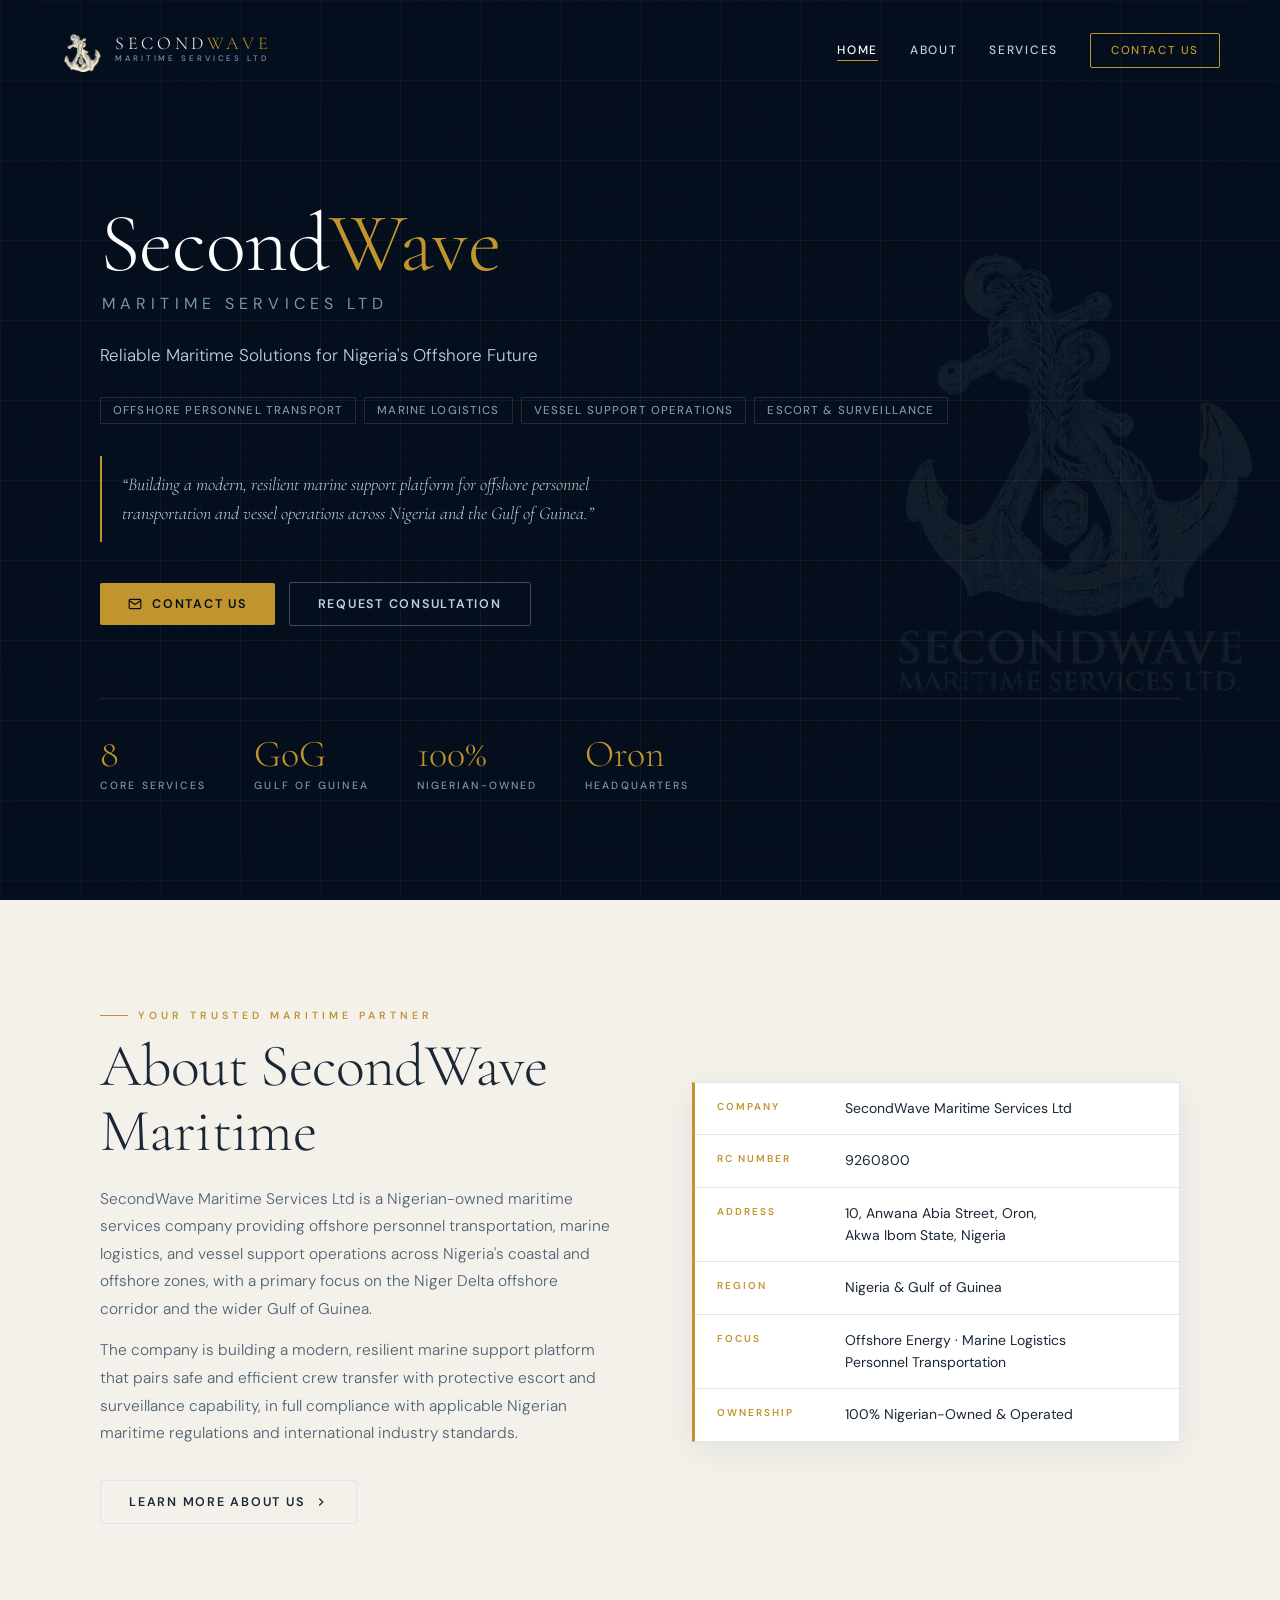
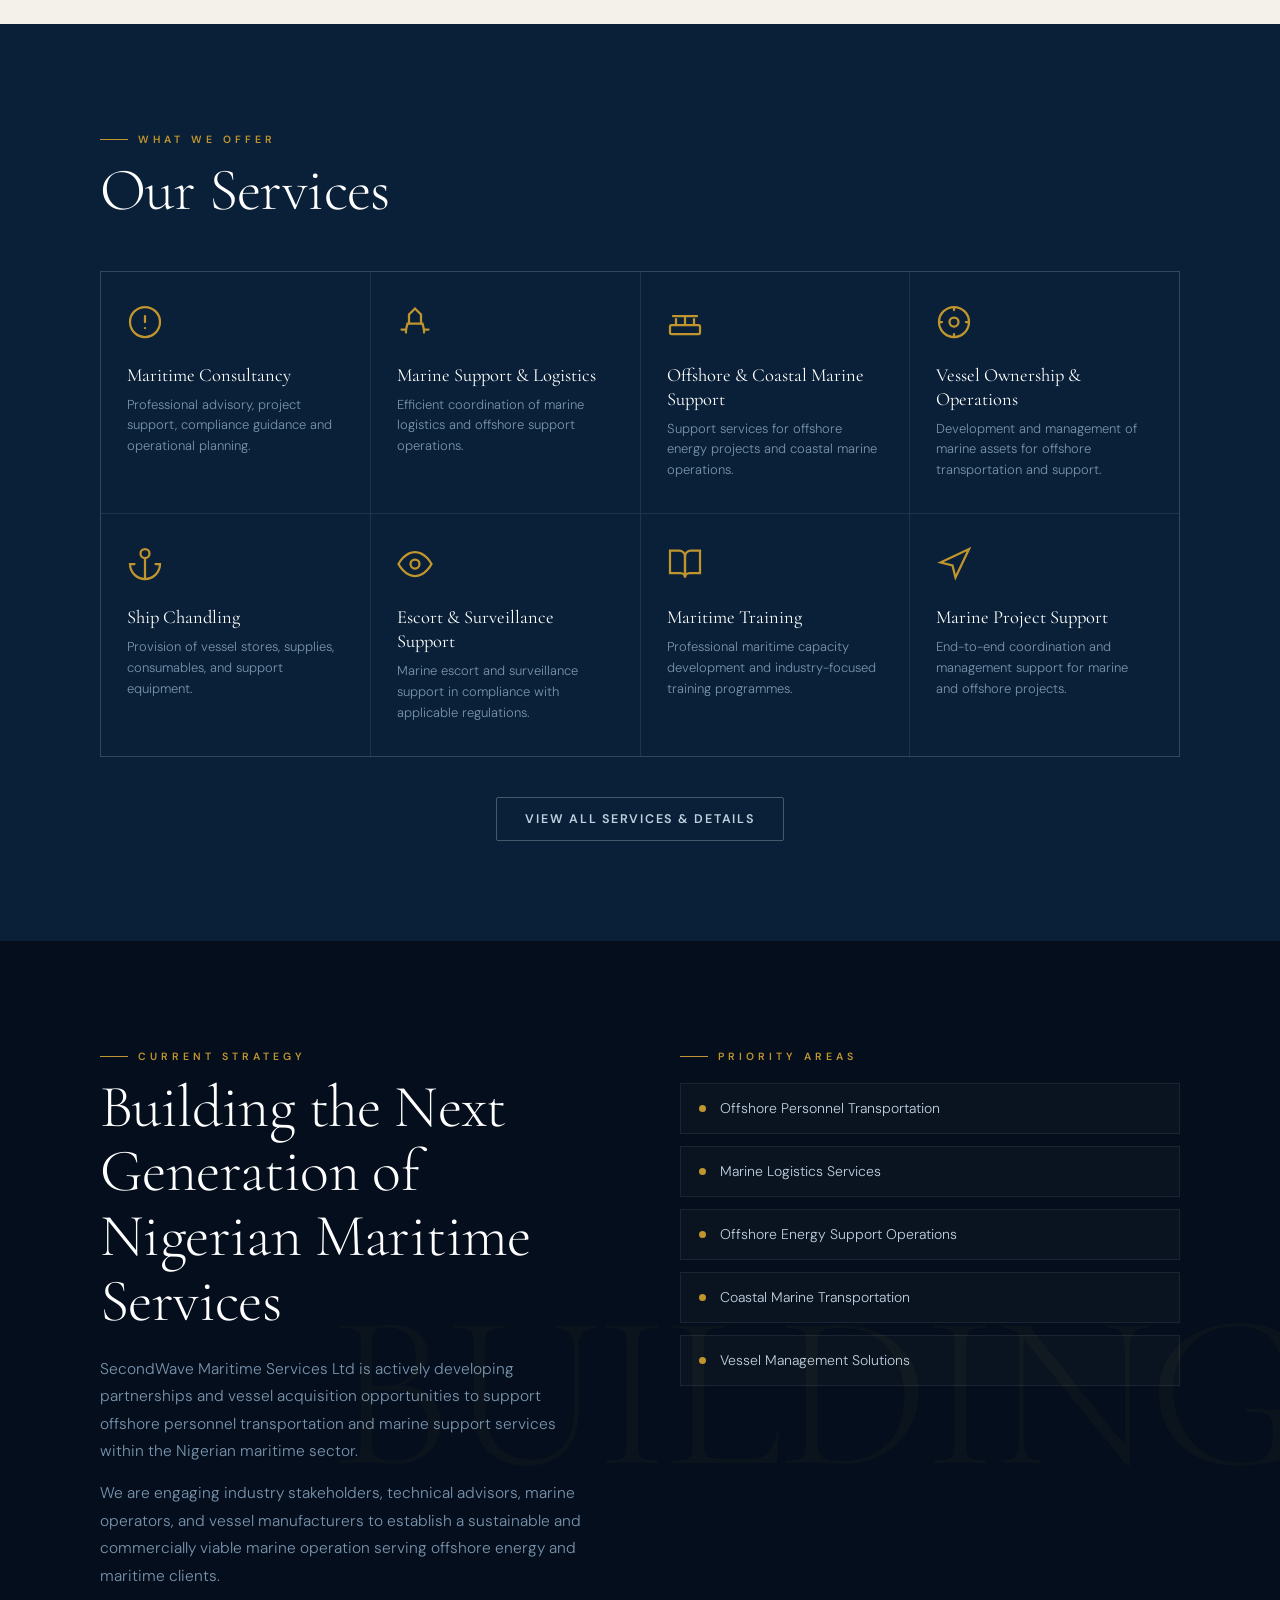
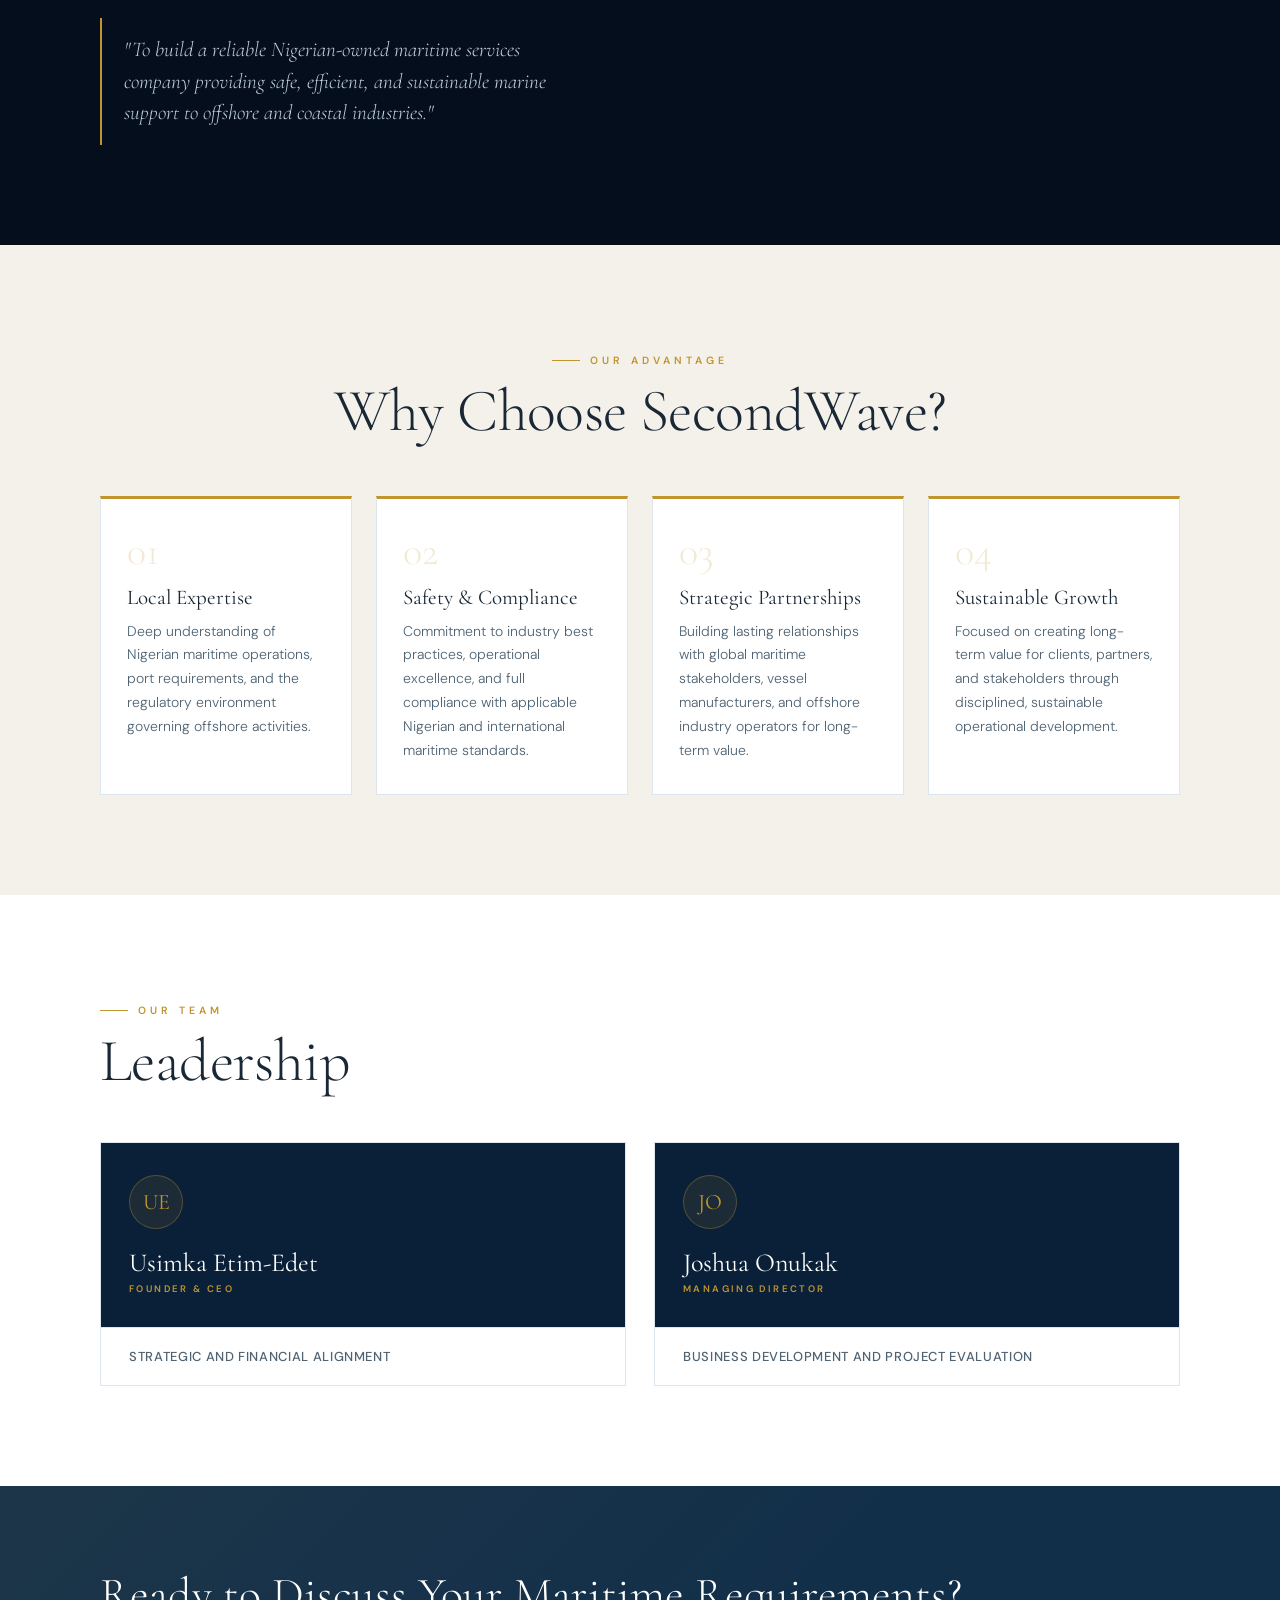
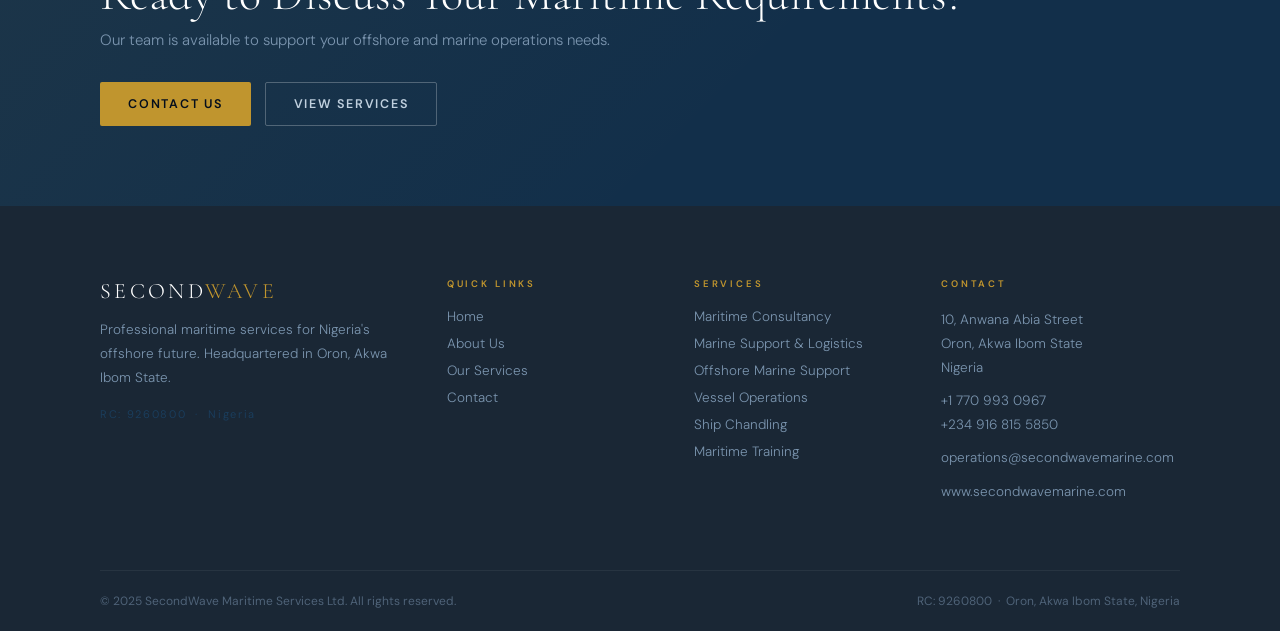
<file: index.html>
<!DOCTYPE html>
<html lang="en">
<head>
<meta charset="UTF-8">
<meta name="viewport" content="width=device-width, initial-scale=1.0">
<meta name="description" content="SecondWave Maritime Services Ltd — Reliable maritime solutions for Nigeria's offshore future. Marine support, offshore logistics, vessel operations and maritime consultancy.">
<title>SecondWave Maritime Services Ltd | Home</title>
<link rel="icon" type="image/svg+xml" href="data:image/svg+xml,<svg xmlns='http://www.w3.org/2000/svg' viewBox='0 0 32 32'><rect width='32' height='32' rx='3' fill='%23040e1c'/><text x='16' y='23' text-anchor='middle' font-family='Georgia,serif' font-size='22' font-weight='700' fill='%23c0952e'>W</text></svg>">
<link rel="preconnect" href="https://fonts.googleapis.com">
<link rel="preconnect" href="https://fonts.gstatic.com" crossorigin>
<link href="https://fonts.googleapis.com/css2?family=Cormorant+Garamond:ital,wght@0,300;0,400;0,600;1,300;1,400&family=DM+Sans:wght@300;400;500;600&display=swap" rel="stylesheet">
<link rel="stylesheet" href="style.css">
</head>
<body data-page="home">

<!-- NAVIGATION -->
<nav class="nav" id="mainNav">
  <a href="index.html" class="nav-logo">
    <img src="logo-icon.png" class="nav-logo-img" alt="SecondWave Maritime">
    <span class="nav-logo-text">
      <span class="logo-main">Second<span>Wave</span></span>
      <span class="logo-sub">Maritime Services Ltd</span>
    </span>
  </a>
  <ul class="nav-links">
    <li><a href="index.html"    class="nav-link" data-page="home">Home</a></li>
    <li><a href="about.html"   class="nav-link" data-page="about">About</a></li>
    <li><a href="services.html" class="nav-link" data-page="services">Services</a></li>
    <li><a href="contact.html" class="nav-link nav-link-cta" data-page="contact">Contact Us</a></li>
  </ul>
  <button class="hamburger" id="hamburger" aria-label="Open menu">
    <span></span><span></span><span></span>
  </button>
</nav>
<div class="mobile-overlay" id="mobileOverlay">
  <a href="index.html">Home</a>
  <a href="about.html">About</a>
  <a href="services.html">Services</a>
  <a href="contact.html" class="mob-cta">Contact Us</a>
</div>

<!-- HERO -->
<section class="hero" id="home">
  <div class="hero-grid"></div>
  <div class="hero-vignette"></div>
  <img src="logo.png" class="hero-anchor" alt="" aria-hidden="true">
  <div class="hero-content">
    <div class="hero-badge reveal">
    </div>
    <h1 class="hero-h1 reveal reveal-d1">
      Second<span>Wave</span>
    </h1>
    <p class="hero-co reveal reveal-d1">Maritime Services Ltd</p>
    <p class="hero-tagline reveal reveal-d2">
      Reliable Maritime Solutions for Nigeria's Offshore Future
    </p>
    <div class="hero-tags reveal reveal-d2">
      <span class="hero-tag">Offshore Personnel Transport</span>
      <span class="hero-tag">Marine Logistics</span>
      <span class="hero-tag">Vessel Support Operations</span>
      <span class="hero-tag">Escort &amp; Surveillance</span>
    </div>
    <blockquote class="hero-quote reveal reveal-d3">
      &#8220;Building a modern, resilient marine support platform for offshore personnel transportation and vessel operations across Nigeria and the Gulf of Guinea.&#8221;
    </blockquote>
    <div class="hero-actions reveal reveal-d3">
      <a href="contact.html" class="btn btn-gold">
        <svg width="14" height="14" viewBox="0 0 24 24" fill="none" stroke="currentColor" stroke-width="2"><path d="M4 4h16c1.1 0 2 .9 2 2v12c0 1.1-.9 2-2 2H4c-1.1 0-2-.9-2-2V6c0-1.1.9-2 2-2z"/><polyline points="22,6 12,13 2,6"/></svg>
        Contact Us
      </a>
      <a href="contact.html" class="btn btn-outline">
        Request Consultation
      </a>
    </div>
    <div class="hero-divider reveal reveal-d3">
      <div class="h-stat">
        <div class="n">8</div>
        <div class="l">Core Services</div>
      </div>
      <div class="h-stat">
        <div class="n">GoG</div>
        <div class="l">Gulf of Guinea</div>
      </div>
      <div class="h-stat">
        <div class="n">100%</div>
        <div class="l">Nigerian-Owned</div>
      </div>
      <div class="h-stat">
        <div class="n">Oron</div>
        <div class="l">Headquarters</div>
      </div>
    </div>
  </div>
</section>

<!-- ABOUT TEASER -->
<section class="sec sec-ivory" id="about-section">
  <div class="container">
    <div class="about-grid">
      <div class="about-text reveal">
        <div class="label">
          <span class="label-bar"></span>
          <span class="label-text">Your Trusted Maritime Partner</span>
        </div>
        <h2 class="display" style="margin-bottom:22px;">About SecondWave Maritime</h2>
        <p>SecondWave Maritime Services Ltd is a Nigerian-owned maritime services company providing offshore personnel transportation, marine logistics, and vessel support operations across Nigeria's coastal and offshore zones, with a primary focus on the Niger Delta offshore corridor and the wider Gulf of Guinea.</p>
        <p>The company is building a modern, resilient marine support platform that pairs safe and efficient crew transfer with protective escort and surveillance capability, in full compliance with applicable Nigerian maritime regulations and international industry standards.</p>
        <div style="margin-top:32px;">
          <a href="about.html" class="btn btn-outline-dark">
            Learn More About Us
            <svg width="14" height="14" viewBox="0 0 24 24" fill="none" stroke="currentColor" stroke-width="2"><polyline points="9 18 15 12 9 6"/></svg>
          </a>
        </div>
      </div>
      <div class="reveal reveal-d1">
        <div class="info-panel">
          <div class="info-row">
            <span class="info-key">Company</span>
            <span class="info-val">SecondWave Maritime Services Ltd</span>
          </div>
          <div class="info-row">
            <span class="info-key">RC Number</span>
            <span class="info-val">9260800</span>
          </div>
          <div class="info-row">
            <span class="info-key">Address</span>
            <span class="info-val">10, Anwana Abia Street, Oron,<br>Akwa Ibom State, Nigeria</span>
          </div>
          <div class="info-row">
            <span class="info-key">Region</span>
            <span class="info-val">Nigeria &amp; Gulf of Guinea</span>
          </div>
          <div class="info-row">
            <span class="info-key">Focus</span>
            <span class="info-val">Offshore Energy · Marine Logistics<br>Personnel Transportation</span>
          </div>
          <div class="info-row">
            <span class="info-key">Ownership</span>
            <span class="info-val">100% Nigerian-Owned &amp; Operated</span>
          </div>
        </div>
      </div>
    </div>
  </div>
</section>

<!-- SERVICES -->
<section class="sec sec-dark" id="services-section">
  <div class="container">
    <div style="margin-bottom:48px;" class="reveal">
      <div class="label">
        <span class="label-bar"></span>
        <span class="label-text">What We Offer</span>
      </div>
      <h2 class="display display-light">Our Services</h2>
    </div>
    <div class="svc-grid">

      <div class="svc-card reveal">
        <div class="svc-icon">
          <svg viewBox="0 0 24 24" fill="none" stroke="currentColor" stroke-width="1.5" stroke-linecap="round"><circle cx="12" cy="12" r="10"/><line x1="12" y1="8" x2="12" y2="12"/><line x1="12" y1="16" x2="12.01" y2="16"/></svg>
        </div>
        <h3 class="svc-name">Maritime Consultancy</h3>
        <p class="svc-desc">Professional advisory, project support, compliance guidance and operational planning.</p>
      </div>

      <div class="svc-card reveal reveal-d1">
        <div class="svc-icon">
          <svg viewBox="0 0 24 24" fill="none" stroke="currentColor" stroke-width="1.5" stroke-linecap="round"><path d="M3 17h3l1-4h10l1 4h3"/><path d="M8 13V7l4-4 4 4v6"/><path d="M6 17v2"/><path d="M18 17v2"/></svg>
        </div>
        <h3 class="svc-name">Marine Support &amp; Logistics</h3>
        <p class="svc-desc">Efficient coordination of marine logistics and offshore support operations.</p>
      </div>

      <div class="svc-card reveal reveal-d2">
        <div class="svc-icon">
          <svg viewBox="0 0 24 24" fill="none" stroke="currentColor" stroke-width="1.5" stroke-linecap="round"><rect x="2" y="14" width="20" height="6" rx="1"/><path d="M6 14v-4"/><path d="M12 14V8"/><path d="M18 14v-4"/><path d="M4 8h16"/></svg>
        </div>
        <h3 class="svc-name">Offshore &amp; Coastal Marine Support</h3>
        <p class="svc-desc">Support services for offshore energy projects and coastal marine operations.</p>
      </div>

      <div class="svc-card reveal reveal-d3">
        <div class="svc-icon">
          <svg viewBox="0 0 24 24" fill="none" stroke="currentColor" stroke-width="1.5" stroke-linecap="round"><circle cx="12" cy="12" r="10"/><circle cx="12" cy="12" r="3"/><line x1="12" y1="2" x2="12" y2="4"/><line x1="12" y1="20" x2="12" y2="22"/><line x1="2" y1="12" x2="4" y2="12"/><line x1="20" y1="12" x2="22" y2="12"/></svg>
        </div>
        <h3 class="svc-name">Vessel Ownership &amp; Operations</h3>
        <p class="svc-desc">Development and management of marine assets for offshore transportation and support.</p>
      </div>

      <div class="svc-card reveal">
        <div class="svc-icon">
          <svg viewBox="0 0 24 24" fill="none" stroke="currentColor" stroke-width="1.5" stroke-linecap="round"><path d="M12 22V8"/><path d="M5 12H2a10 10 0 0020 0h-3"/><circle cx="12" cy="5" r="3"/></svg>
        </div>
        <h3 class="svc-name">Ship Chandling</h3>
        <p class="svc-desc">Provision of vessel stores, supplies, consumables, and support equipment.</p>
      </div>

      <div class="svc-card reveal reveal-d1">
        <div class="svc-icon">
          <svg viewBox="0 0 24 24" fill="none" stroke="currentColor" stroke-width="1.5" stroke-linecap="round"><path d="M1 12s4-8 11-8 11 8 11 8-4 8-11 8-11-8-11-8z"/><circle cx="12" cy="12" r="3"/></svg>
        </div>
        <h3 class="svc-name">Escort &amp; Surveillance Support</h3>
        <p class="svc-desc">Marine escort and surveillance support in compliance with applicable regulations.</p>
      </div>

      <div class="svc-card reveal reveal-d2">
        <div class="svc-icon">
          <svg viewBox="0 0 24 24" fill="none" stroke="currentColor" stroke-width="1.5" stroke-linecap="round"><path d="M2 3h6a4 4 0 014 4v14a3 3 0 00-3-3H2z"/><path d="M22 3h-6a4 4 0 00-4 4v14a3 3 0 013-3h7z"/></svg>
        </div>
        <h3 class="svc-name">Maritime Training</h3>
        <p class="svc-desc">Professional maritime capacity development and industry-focused training programmes.</p>
      </div>

      <div class="svc-card reveal reveal-d3">
        <div class="svc-icon">
          <svg viewBox="0 0 24 24" fill="none" stroke="currentColor" stroke-width="1.5" stroke-linecap="round"><polygon points="3 11 22 2 13 21 11 13 3 11"/></svg>
        </div>
        <h3 class="svc-name">Marine Project Support</h3>
        <p class="svc-desc">End-to-end coordination and management support for marine and offshore projects.</p>
      </div>

    </div>
    <div style="margin-top:40px;text-align:center;" class="reveal">
      <a href="services.html" class="btn btn-outline">View All Services &amp; Details</a>
    </div>
  </div>
</section>

<!-- STRATEGIC FOCUS -->
<section class="sec sec-void focus-section" id="focus">
  <span class="focus-bg-text">BUILDING</span>
  <div class="container">
    <div class="focus-grid">
      <div class="focus-text reveal">
        <div class="label">
          <span class="label-bar"></span>
          <span class="label-text">Current Strategy</span>
        </div>
        <h2 class="display display-light" style="margin-bottom:22px;">
          Building the Next Generation of Nigerian Maritime Services
        </h2>
        <p>SecondWave Maritime Services Ltd is actively developing partnerships and vessel acquisition opportunities to support offshore personnel transportation and marine support services within the Nigerian maritime sector.</p>
        <p>We are engaging industry stakeholders, technical advisors, marine operators, and vessel manufacturers to establish a sustainable and commercially viable marine operation serving offshore energy and maritime clients.</p>
        <blockquote class="focus-quote">
          "To build a reliable Nigerian-owned maritime services company providing safe, efficient, and sustainable marine support to offshore and coastal industries."
        </blockquote>
      </div>
      <div class="reveal reveal-d1">
        <div class="label" style="margin-bottom:20px;">
          <span class="label-bar"></span>
          <span class="label-text">Priority Areas</span>
        </div>
        <div class="pill-list">
          <div class="pill"><span class="pill-dot"></span><span>Offshore Personnel Transportation</span></div>
          <div class="pill"><span class="pill-dot"></span><span>Marine Logistics Services</span></div>
          <div class="pill"><span class="pill-dot"></span><span>Offshore Energy Support Operations</span></div>
          <div class="pill"><span class="pill-dot"></span><span>Coastal Marine Transportation</span></div>
          <div class="pill"><span class="pill-dot"></span><span>Vessel Management Solutions</span></div>
        </div>
      </div>
    </div>
  </div>
</section>

<!-- WHY CHOOSE -->
<section class="sec sec-ivory" id="why">
  <div class="container">
    <div style="text-align:center;margin-bottom:52px;" class="reveal">
      <div class="label" style="justify-content:center;">
        <span class="label-bar"></span>
        <span class="label-text">Our Advantage</span>
      </div>
      <h2 class="display">Why Choose SecondWave?</h2>
    </div>
    <div class="why-grid">
      <div class="why-card reveal">
        <div class="why-num">01</div>
        <h3 class="why-title">Local Expertise</h3>
        <p class="why-desc">Deep understanding of Nigerian maritime operations, port requirements, and the regulatory environment governing offshore activities.</p>
      </div>
      <div class="why-card reveal reveal-d1">
        <div class="why-num">02</div>
        <h3 class="why-title">Safety &amp; Compliance</h3>
        <p class="why-desc">Commitment to industry best practices, operational excellence, and full compliance with applicable Nigerian and international maritime standards.</p>
      </div>
      <div class="why-card reveal reveal-d2">
        <div class="why-num">03</div>
        <h3 class="why-title">Strategic Partnerships</h3>
        <p class="why-desc">Building lasting relationships with global maritime stakeholders, vessel manufacturers, and offshore industry operators for long-term value.</p>
      </div>
      <div class="why-card reveal reveal-d3">
        <div class="why-num">04</div>
        <h3 class="why-title">Sustainable Growth</h3>
        <p class="why-desc">Focused on creating long-term value for clients, partners, and stakeholders through disciplined, sustainable operational development.</p>
      </div>
    </div>
  </div>
</section>

<!-- LEADERSHIP -->
<section class="sec" id="leadership">
  <div class="container">
    <div style="margin-bottom:48px;" class="reveal">
      <div class="label">
        <span class="label-bar"></span>
        <span class="label-text">Our Team</span>
      </div>
      <h2 class="display">Leadership</h2>
    </div>
    <div class="leaders-grid">
      <div class="leader-card reveal">
        <div class="leader-top">
          <div class="leader-init">UE</div>
          <div class="leader-name">Usimka Etim-Edet</div>
          <div class="leader-title">Founder &amp; CEO</div>
        </div>
        <div class="leader-bottom">
          <div class="leader-focus">Strategic and Financial Alignment</div>
        </div>
      </div>
      <div class="leader-card reveal reveal-d1">
        <div class="leader-top">
          <div class="leader-init">JO</div>
          <div class="leader-name">Joshua Onukak</div>
          <div class="leader-title">Managing Director</div>
        </div>
        <div class="leader-bottom">
          <div class="leader-focus">Business Development and Project Evaluation</div>
        </div>
      </div>
    </div>
  </div>
</section>

<!-- CTA BANNER -->
<section class="cta-banner">
  <div class="container">
    <div class="cta-inner reveal">
      <div class="cta-text">
        <h2>Ready to Discuss Your Maritime Requirements?</h2>
        <p>Our team is available to support your offshore and marine operations needs.</p>
      </div>
      <div style="display:flex;gap:14px;flex-wrap:wrap;">
        <a href="contact.html" class="btn btn-gold">Contact Us</a>
        <a href="services.html" class="btn btn-outline">View Services</a>
      </div>
    </div>
  </div>
</section>

<!-- FOOTER -->
<footer class="footer">
  <div class="container">
    <div class="footer-grid">
      <div class="foot-brand">
        <div class="foot-logo">Second<span>Wave</span></div>
        <p>Professional maritime services for Nigeria's offshore future. Headquartered in Oron, Akwa Ibom State.</p>
        <div class="foot-rc">RC: 9260800 &nbsp;·&nbsp; Nigeria</div>
      </div>
      <div>
        <h4>Quick Links</h4>
        <ul>
          <li><a href="index.html">Home</a></li>
          <li><a href="about.html">About Us</a></li>
          <li><a href="services.html">Our Services</a></li>
          <li><a href="contact.html">Contact</a></li>
        </ul>
      </div>
      <div>
        <h4>Services</h4>
        <ul>
          <li>Maritime Consultancy</li>
          <li>Marine Support &amp; Logistics</li>
          <li>Offshore Marine Support</li>
          <li>Vessel Operations</li>
          <li>Ship Chandling</li>
          <li>Maritime Training</li>
        </ul>
      </div>
      <div class="footer-contact-info">
        <h4>Contact</h4>
        <p>10, Anwana Abia Street<br>Oron, Akwa Ibom State<br>Nigeria</p>
        <p><a href="tel:+17709903967">+1 770 993 0967</a><br><a href="tel:+2349168155850">+234 916 815 5850</a></p>
        <p><a href="mailto:operations@secondwavemarine.com">operations@secondwavemarine.com</a></p>
        <p><a href="https://www.secondwavemarine.com">www.secondwavemarine.com</a></p>
      </div>
    </div>
    <div class="footer-bottom">
      <p>&copy; 2025 SecondWave Maritime Services Ltd. All rights reserved.</p>
      <p>RC: 9260800 &nbsp;·&nbsp; Oron, Akwa Ibom State, Nigeria</p>
    </div>
  </div>
</footer>

<!-- BACK TO TOP -->
<button id="btt" aria-label="Back to top">
  <svg viewBox="0 0 24 24" fill="none" stroke="currentColor" stroke-width="2.5"><polyline points="18 15 12 9 6 15"/></svg>
</button>

<script src="main.js"></script>
</body>
</html>
</file>
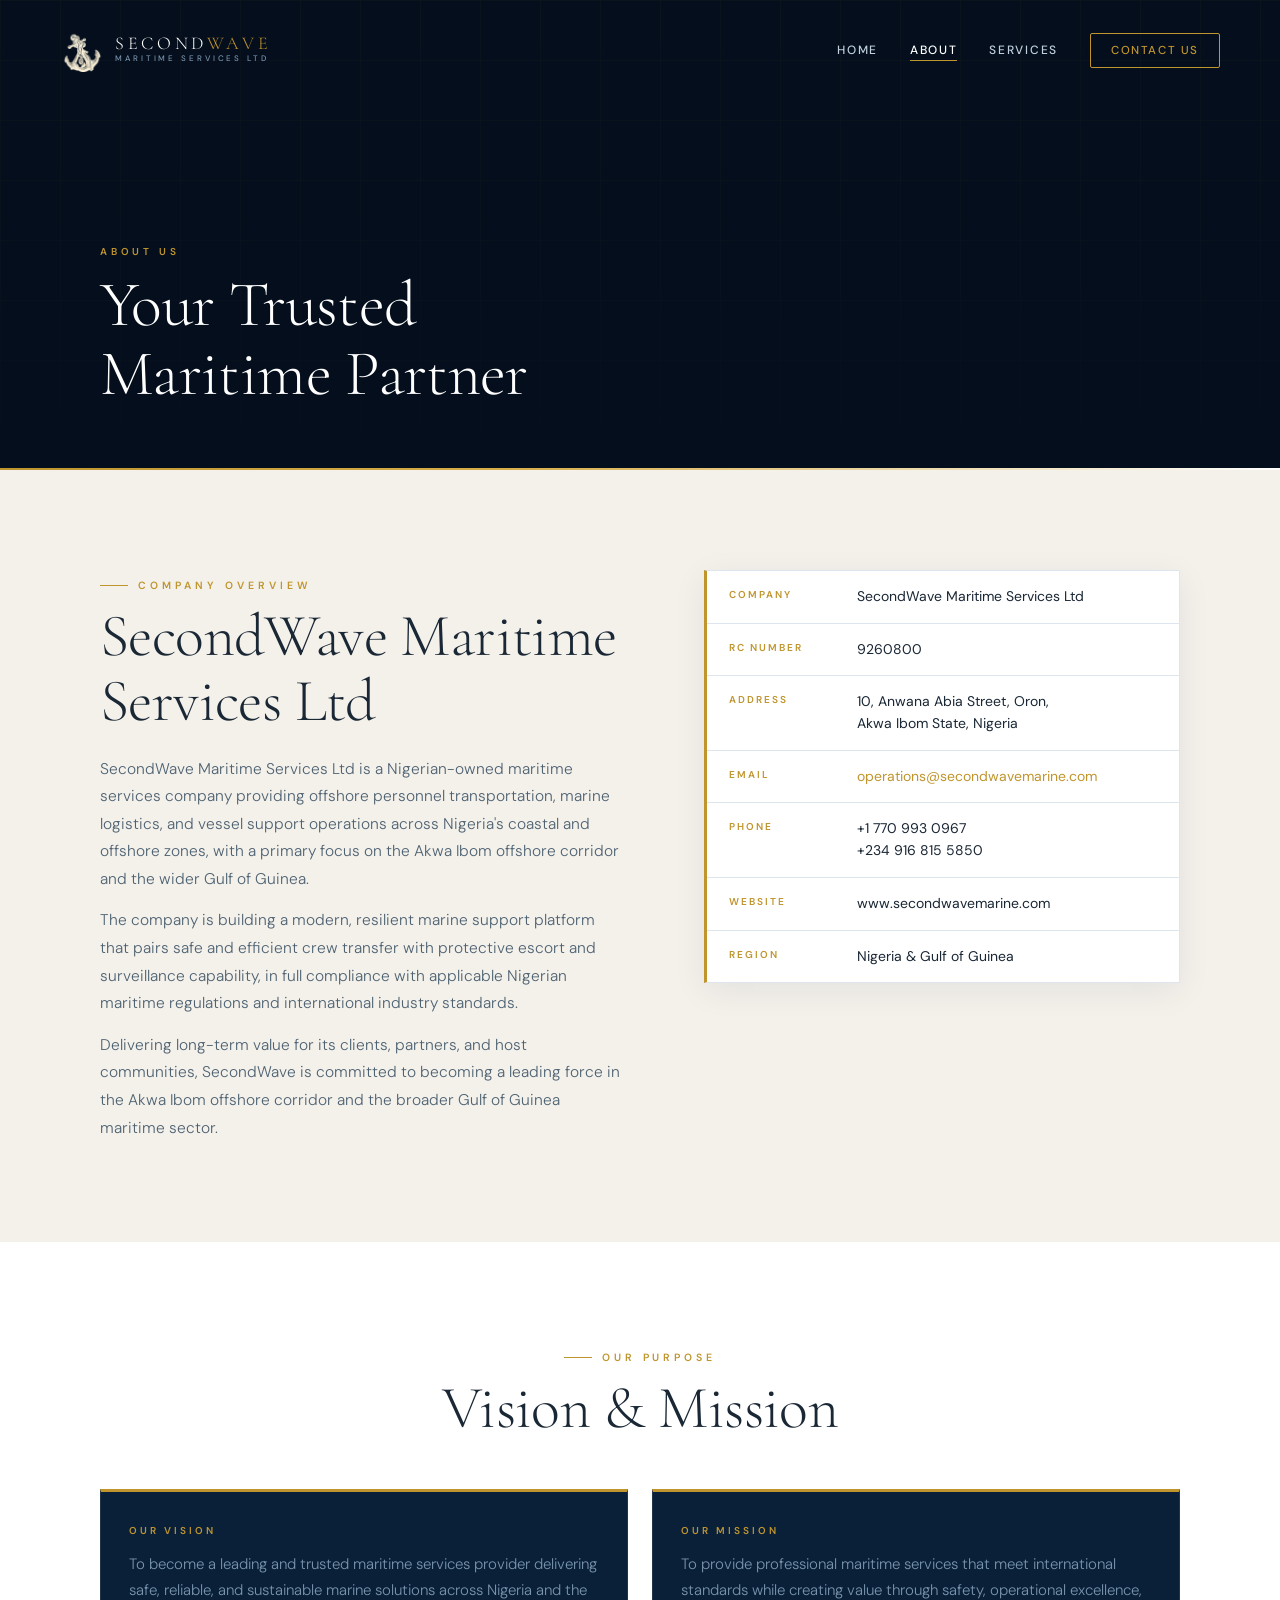
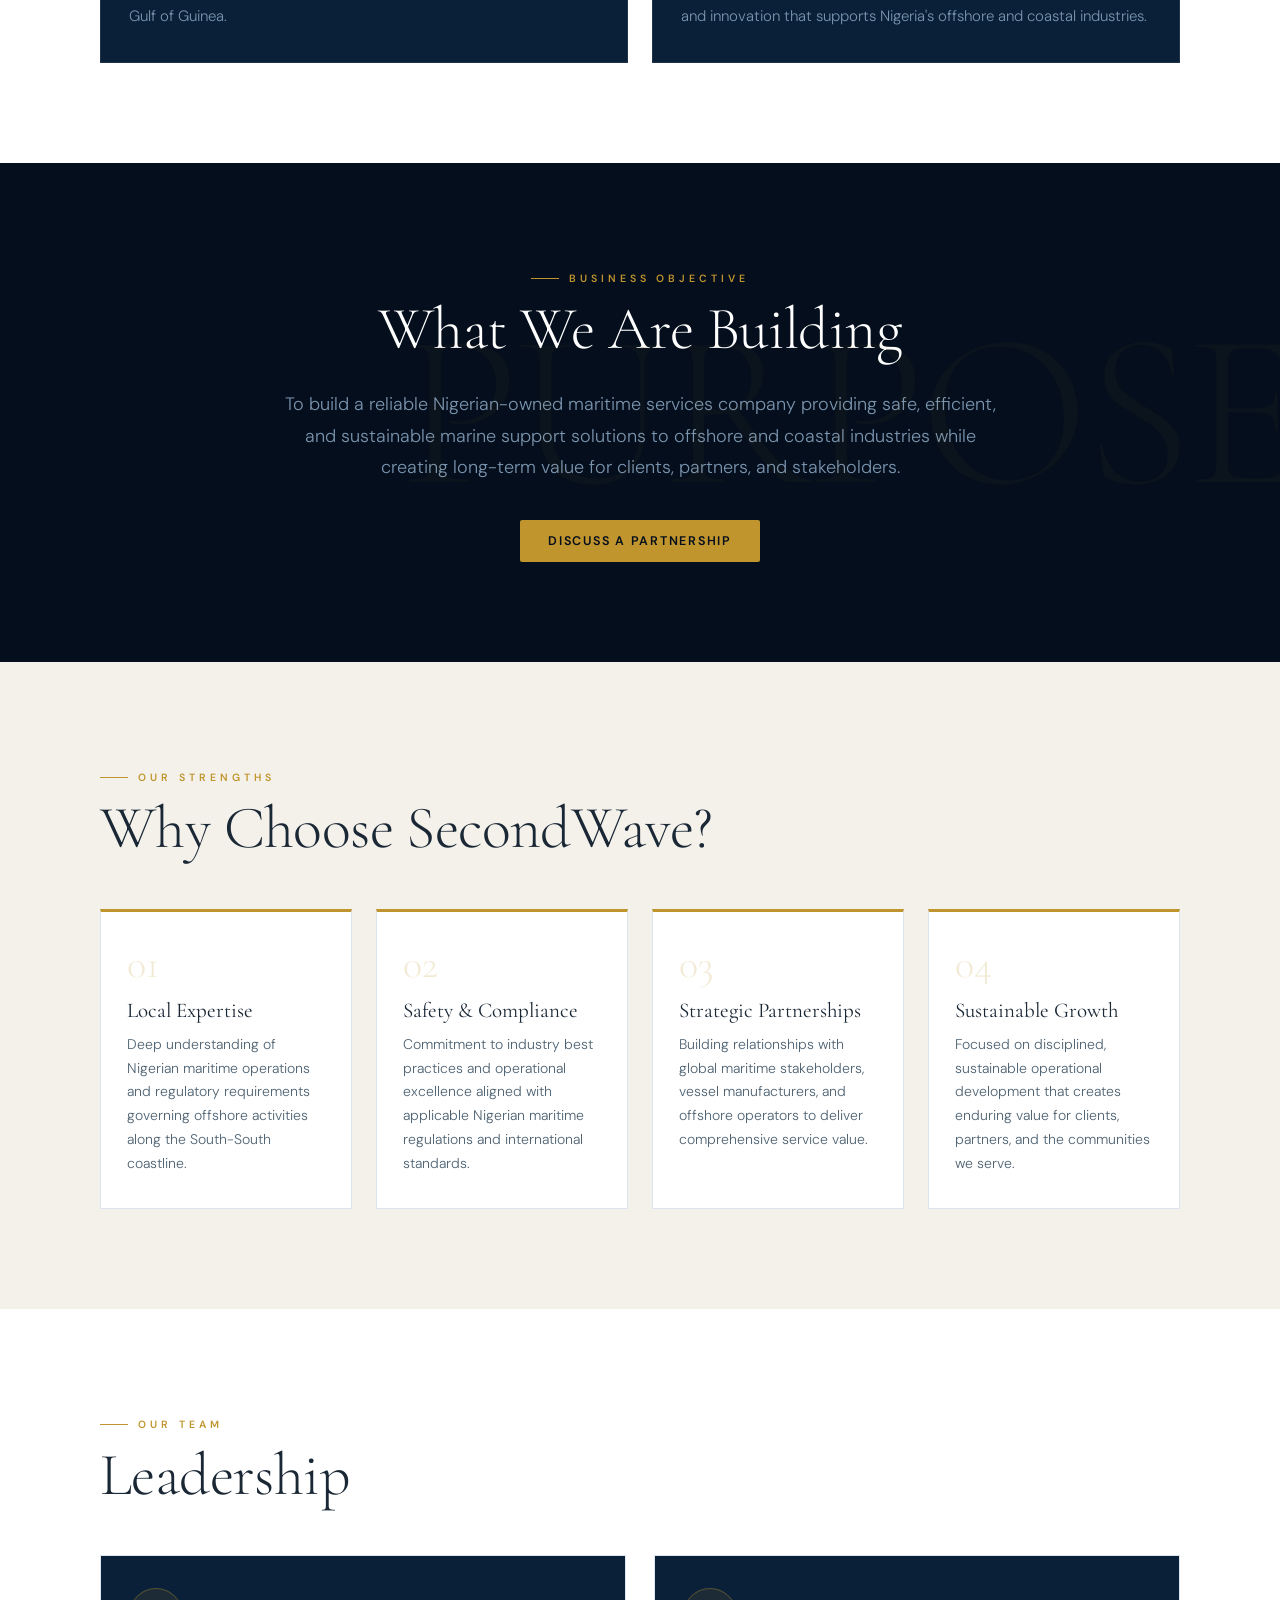
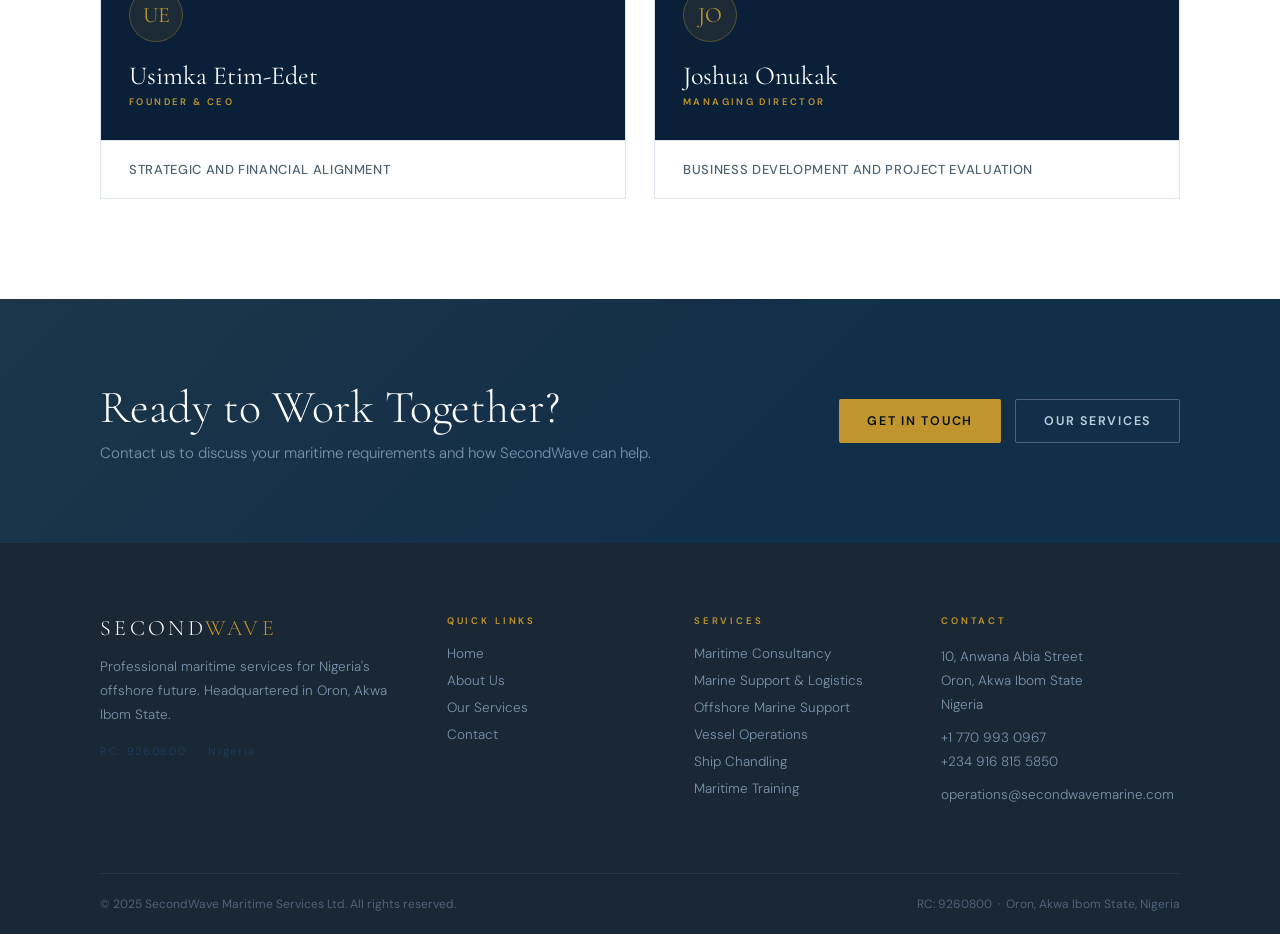
<file: about.html>
<!DOCTYPE html>
<html lang="en">
<head>
<meta charset="UTF-8">
<meta name="viewport" content="width=device-width, initial-scale=1.0">
<meta name="description" content="About SecondWave Maritime Services Ltd — Our story, vision, mission and commitment to Nigerian maritime services.">
<title>About Us | SecondWave Maritime Services Ltd</title>
<link rel="icon" type="image/svg+xml" href="data:image/svg+xml,<svg xmlns='http://www.w3.org/2000/svg' viewBox='0 0 32 32'><rect width='32' height='32' rx='3' fill='%23040e1c'/><text x='16' y='23' text-anchor='middle' font-family='Georgia,serif' font-size='22' font-weight='700' fill='%23c0952e'>W</text></svg>">
<link rel="preconnect" href="https://fonts.googleapis.com">
<link rel="preconnect" href="https://fonts.gstatic.com" crossorigin>
<link href="https://fonts.googleapis.com/css2?family=Cormorant+Garamond:ital,wght@0,300;0,400;0,600;1,300;1,400&family=DM+Sans:wght@300;400;500;600&display=swap" rel="stylesheet">
<link rel="stylesheet" href="style.css">
</head>
<body data-page="about">

<!-- NAVIGATION -->
<nav class="nav" id="mainNav">
  <a href="index.html" class="nav-logo">
    <img src="logo-icon.png" class="nav-logo-img" alt="SecondWave Maritime">
    <span class="nav-logo-text">
      <span class="logo-main">Second<span>Wave</span></span>
      <span class="logo-sub">Maritime Services Ltd</span>
    </span>
  </a>
  <ul class="nav-links">
    <li><a href="index.html"    class="nav-link" data-page="home">Home</a></li>
    <li><a href="about.html"   class="nav-link" data-page="about">About</a></li>
    <li><a href="services.html" class="nav-link" data-page="services">Services</a></li>
    <li><a href="contact.html" class="nav-link nav-link-cta" data-page="contact">Contact Us</a></li>
  </ul>
  <button class="hamburger" id="hamburger" aria-label="Open menu">
    <span></span><span></span><span></span>
  </button>
</nav>
<div class="mobile-overlay" id="mobileOverlay">
  <a href="index.html">Home</a>
  <a href="about.html">About</a>
  <a href="services.html">Services</a>
  <a href="contact.html" class="mob-cta">Contact Us</a>
</div>

<!-- PAGE HERO -->
<section class="page-hero">
  <div class="page-hero-grid"></div>
  <div class="page-hero-overlay"></div>
  <div class="page-hero-content container">
    <p class="page-hero-label">About Us</p>
    <h1 class="page-hero-title">Your Trusted<br>Maritime Partner</h1>
  </div>
</section>
<div class="page-hero-rule"></div>

<!-- COMPANY OVERVIEW -->
<section class="sec sec-ivory">
  <div class="container">
    <div class="about-overview-grid">
      <div class="reveal">
        <div class="label">
          <span class="label-bar"></span>
          <span class="label-text">Company Overview</span>
        </div>
        <h2 class="display" style="margin-bottom:22px;">SecondWave Maritime Services Ltd</h2>
        <p style="font-size:15.5px;font-weight:300;line-height:1.78;color:var(--muted);margin-bottom:14px;">SecondWave Maritime Services Ltd is a Nigerian-owned maritime services company providing offshore personnel transportation, marine logistics, and vessel support operations across Nigeria's coastal and offshore zones, with a primary focus on the Akwa Ibom offshore corridor and the wider Gulf of Guinea.</p>
        <p style="font-size:15.5px;font-weight:300;line-height:1.78;color:var(--muted);margin-bottom:14px;">The company is building a modern, resilient marine support platform that pairs safe and efficient crew transfer with protective escort and surveillance capability, in full compliance with applicable Nigerian maritime regulations and international industry standards.</p>
        <p style="font-size:15.5px;font-weight:300;line-height:1.78;color:var(--muted);">Delivering long-term value for its clients, partners, and host communities, SecondWave is committed to becoming a leading force in the Akwa Ibom offshore corridor and the broader Gulf of Guinea maritime sector.</p>
      </div>
      <div class="reveal reveal-d1">
        <div class="info-panel">
          <div class="info-row"><span class="info-key">Company</span><span class="info-val">SecondWave Maritime Services Ltd</span></div>
          <div class="info-row"><span class="info-key">RC Number</span><span class="info-val">9260800</span></div>
          <div class="info-row"><span class="info-key">Address</span><span class="info-val">10, Anwana Abia Street, Oron,<br>Akwa Ibom State, Nigeria</span></div>
          <div class="info-row"><span class="info-key">Email</span><span class="info-val"><a href="mailto:operations@secondwavemarine.com" style="color:var(--gold)">operations@secondwavemarine.com</a></span></div>
          <div class="info-row"><span class="info-key">Phone</span><span class="info-val">+1 770 993 0967<br>+234 916 815 5850</span></div>
          <div class="info-row"><span class="info-key">Website</span><span class="info-val">www.secondwavemarine.com</span></div>
          <div class="info-row"><span class="info-key">Region</span><span class="info-val">Nigeria &amp; Gulf of Guinea</span></div>
        </div>
      </div>
    </div>
  </div>
</section>

<!-- VISION & MISSION -->
<section class="sec">
  <div class="container">
    <div style="text-align:center;margin-bottom:48px;" class="reveal">
      <div class="label" style="justify-content:center;">
        <span class="label-bar"></span>
        <span class="label-text">Our Purpose</span>
      </div>
      <h2 class="display">Vision &amp; Mission</h2>
    </div>
    <div class="vm-grid reveal">
      <div class="vm-card dark">
        <div class="vm-title">Our Vision</div>
        <p class="vm-text vm-text-d">To become a leading and trusted maritime services provider delivering safe, reliable, and sustainable marine solutions across Nigeria and the Gulf of Guinea.</p>
      </div>
      <div class="vm-card dark">
        <div class="vm-title">Our Mission</div>
        <p class="vm-text vm-text-d">To provide professional maritime services that meet international standards while creating value through safety, operational excellence, and innovation that supports Nigeria's offshore and coastal industries.</p>
      </div>
    </div>
  </div>
</section>

<!-- BUSINESS OBJECTIVE -->
<section class="sec sec-void focus-section">
  <span class="focus-bg-text">PURPOSE</span>
  <div class="container">
    <div style="max-width:720px;margin:0 auto;text-align:center;" class="reveal">
      <div class="label" style="justify-content:center;">
        <span class="label-bar"></span>
        <span class="label-text">Business Objective</span>
      </div>
      <h2 class="display display-light" style="margin-bottom:28px;">What We Are Building</h2>
      <p style="font-size:18px;font-weight:300;line-height:1.75;color:var(--ghost);margin-bottom:36px;">To build a reliable Nigerian-owned maritime services company providing safe, efficient, and sustainable marine support solutions to offshore and coastal industries while creating long-term value for clients, partners, and stakeholders.</p>
      <a href="contact.html" class="btn btn-gold">Discuss a Partnership</a>
    </div>
  </div>
</section>

<!-- WHY CHOOSE -->
<section class="sec sec-ivory">
  <div class="container">
    <div style="margin-bottom:48px;" class="reveal">
      <div class="label">
        <span class="label-bar"></span>
        <span class="label-text">Our Strengths</span>
      </div>
      <h2 class="display">Why Choose SecondWave?</h2>
    </div>
    <div class="why-grid">
      <div class="why-card reveal">
        <div class="why-num">01</div>
        <h3 class="why-title">Local Expertise</h3>
        <p class="why-desc">Deep understanding of Nigerian maritime operations and regulatory requirements governing offshore activities along the South-South coastline.</p>
      </div>
      <div class="why-card reveal reveal-d1">
        <div class="why-num">02</div>
        <h3 class="why-title">Safety &amp; Compliance</h3>
        <p class="why-desc">Commitment to industry best practices and operational excellence aligned with applicable Nigerian maritime regulations and international standards.</p>
      </div>
      <div class="why-card reveal reveal-d2">
        <div class="why-num">03</div>
        <h3 class="why-title">Strategic Partnerships</h3>
        <p class="why-desc">Building relationships with global maritime stakeholders, vessel manufacturers, and offshore operators to deliver comprehensive service value.</p>
      </div>
      <div class="why-card reveal reveal-d3">
        <div class="why-num">04</div>
        <h3 class="why-title">Sustainable Growth</h3>
        <p class="why-desc">Focused on disciplined, sustainable operational development that creates enduring value for clients, partners, and the communities we serve.</p>
      </div>
    </div>
  </div>
</section>

<!-- LEADERSHIP -->
<section class="sec">
  <div class="container">
    <div style="margin-bottom:48px;" class="reveal">
      <div class="label">
        <span class="label-bar"></span>
        <span class="label-text">Our Team</span>
      </div>
      <h2 class="display">Leadership</h2>
    </div>
    <div class="leaders-grid">
      <div class="leader-card reveal">
        <div class="leader-top">
          <div class="leader-init">UE</div>
          <div class="leader-name">Usimka Etim-Edet</div>
          <div class="leader-title">Founder &amp; CEO</div>
        </div>
        <div class="leader-bottom">
          <div class="leader-focus">Strategic and Financial Alignment</div>
        </div>
      </div>
      <div class="leader-card reveal reveal-d1">
        <div class="leader-top">
          <div class="leader-init">JO</div>
          <div class="leader-name">Joshua Onukak</div>
          <div class="leader-title">Managing Director</div>
        </div>
        <div class="leader-bottom">
          <div class="leader-focus">Business Development and Project Evaluation</div>
        </div>
      </div>
    </div>
  </div>
</section>

<!-- CTA -->
<section class="cta-banner">
  <div class="container">
    <div class="cta-inner reveal">
      <div class="cta-text">
        <h2>Ready to Work Together?</h2>
        <p>Contact us to discuss your maritime requirements and how SecondWave can help.</p>
      </div>
      <div style="display:flex;gap:14px;flex-wrap:wrap;">
        <a href="contact.html" class="btn btn-gold">Get in Touch</a>
        <a href="services.html" class="btn btn-outline">Our Services</a>
      </div>
    </div>
  </div>
</section>

<!-- FOOTER -->
<footer class="footer">
  <div class="container">
    <div class="footer-grid">
      <div class="foot-brand">
        <div class="foot-logo">Second<span>Wave</span></div>
        <p>Professional maritime services for Nigeria's offshore future. Headquartered in Oron, Akwa Ibom State.</p>
        <div class="foot-rc">RC: 9260800 &nbsp;·&nbsp; Nigeria</div>
      </div>
      <div>
        <h4>Quick Links</h4>
        <ul>
          <li><a href="index.html">Home</a></li>
          <li><a href="about.html">About Us</a></li>
          <li><a href="services.html">Our Services</a></li>
          <li><a href="contact.html">Contact</a></li>
        </ul>
      </div>
      <div>
        <h4>Services</h4>
        <ul>
          <li>Maritime Consultancy</li>
          <li>Marine Support &amp; Logistics</li>
          <li>Offshore Marine Support</li>
          <li>Vessel Operations</li>
          <li>Ship Chandling</li>
          <li>Maritime Training</li>
        </ul>
      </div>
      <div class="footer-contact-info">
        <h4>Contact</h4>
        <p>10, Anwana Abia Street<br>Oron, Akwa Ibom State<br>Nigeria</p>
        <p><a href="tel:+17709903967">+1 770 993 0967</a><br><a href="tel:+2349168155850">+234 916 815 5850</a></p>
        <p><a href="mailto:operations@secondwavemarine.com">operations@secondwavemarine.com</a></p>
      </div>
    </div>
    <div class="footer-bottom">
      <p>&copy; 2025 SecondWave Maritime Services Ltd. All rights reserved.</p>
      <p>RC: 9260800 &nbsp;·&nbsp; Oron, Akwa Ibom State, Nigeria</p>
    </div>
  </div>
</footer>

<button id="btt" aria-label="Back to top">
  <svg viewBox="0 0 24 24" fill="none" stroke="currentColor" stroke-width="2.5"><polyline points="18 15 12 9 6 15"/></svg>
</button>
<script src="main.js"></script>
</body>
</html>
</file>
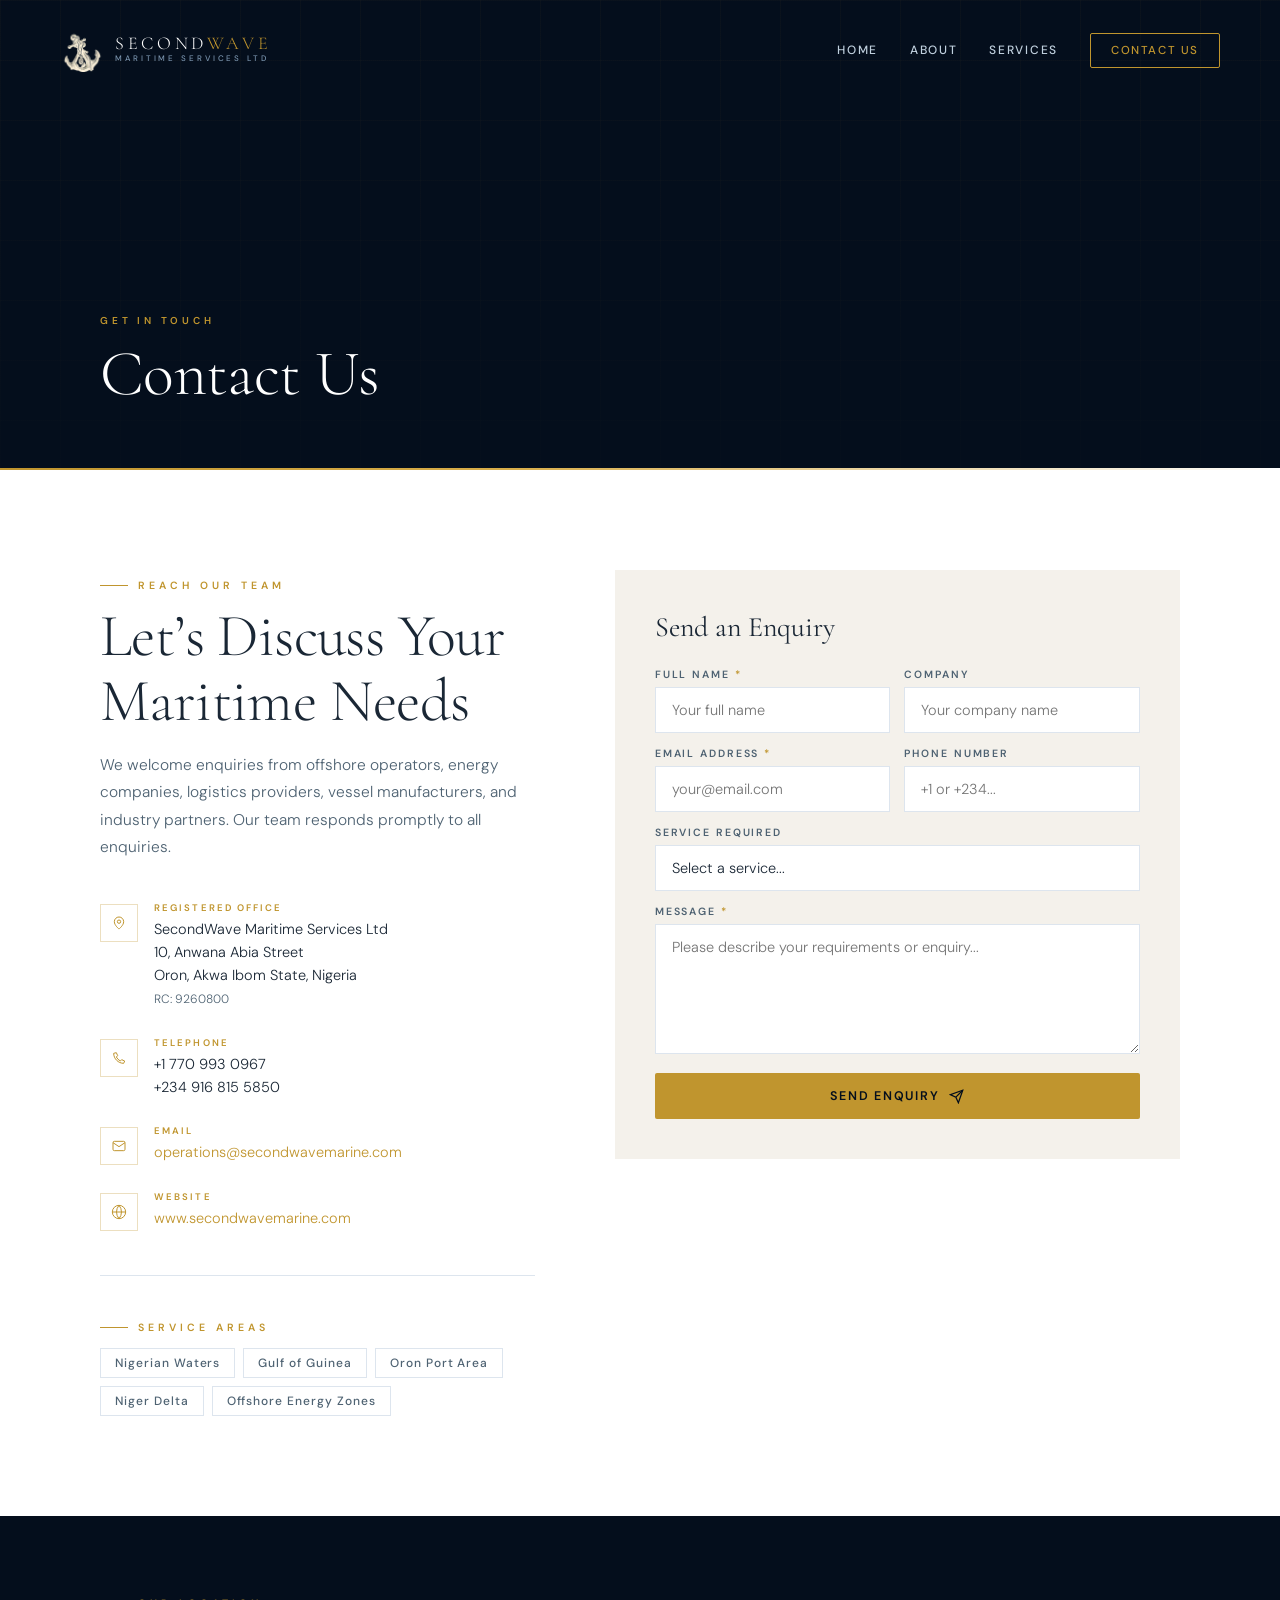
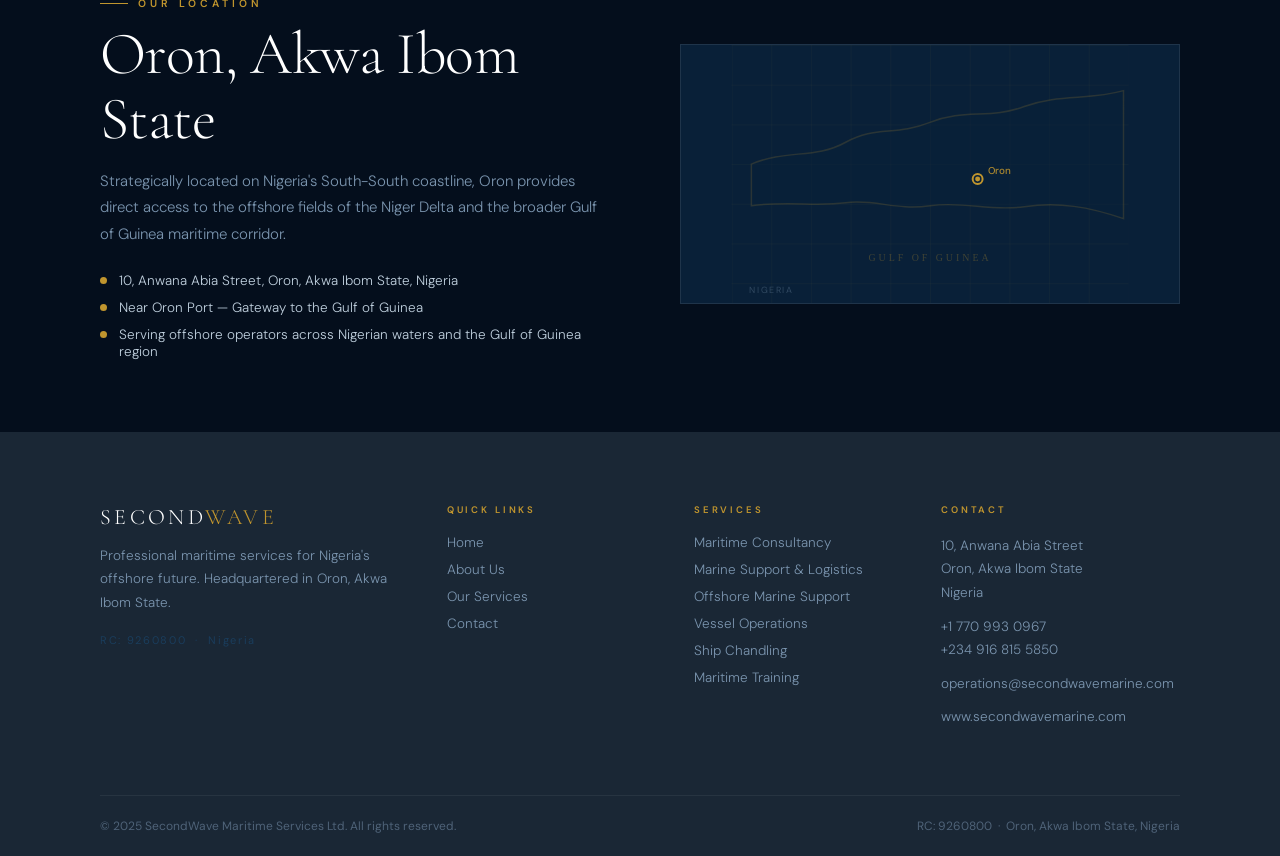
<file: contact.html>
<!DOCTYPE html>
<html lang="en">
<head>
<meta charset="UTF-8">
<meta name="viewport" content="width=device-width, initial-scale=1.0">
<meta name="description" content="Contact SecondWave Maritime Services Ltd — Reach our team for maritime enquiries, offshore support and partnership discussions.">
<title>Contact Us | SecondWave Maritime Services Ltd</title>
<link rel="icon" type="image/svg+xml" href="data:image/svg+xml,<svg xmlns='http://www.w3.org/2000/svg' viewBox='0 0 32 32'><rect width='32' height='32' rx='3' fill='%23040e1c'/><text x='16' y='23' text-anchor='middle' font-family='Georgia,serif' font-size='22' font-weight='700' fill='%23c0952e'>W</text></svg>">
<link rel="preconnect" href="https://fonts.googleapis.com">
<link rel="preconnect" href="https://fonts.gstatic.com" crossorigin>
<link href="https://fonts.googleapis.com/css2?family=Cormorant+Garamond:ital,wght@0,300;0,400;0,600;1,300;1,400&family=DM+Sans:wght@300;400;500;600&display=swap" rel="stylesheet">
<link rel="stylesheet" href="style.css">
</head>
<body data-page="contact">

<nav class="nav" id="mainNav">
  <a href="index.html" class="nav-logo">
    <img src="logo-icon.png" class="nav-logo-img" alt="SecondWave Maritime">
    <span class="nav-logo-text">
      <span class="logo-main">Second<span>Wave</span></span>
      <span class="logo-sub">Maritime Services Ltd</span>
    </span>
  </a>
  <ul class="nav-links">
    <li><a href="index.html"     class="nav-link" data-page="home">Home</a></li>
    <li><a href="about.html"    class="nav-link" data-page="about">About</a></li>
    <li><a href="services.html" class="nav-link" data-page="services">Services</a></li>
    <li><a href="contact.html"  class="nav-link nav-link-cta" data-page="contact">Contact Us</a></li>
  </ul>
  <button class="hamburger" id="hamburger" aria-label="Open menu">
    <span></span><span></span><span></span>
  </button>
</nav>
<div class="mobile-overlay" id="mobileOverlay">
  <a href="index.html">Home</a>
  <a href="about.html">About</a>
  <a href="services.html">Services</a>
  <a href="contact.html" class="mob-cta">Contact Us</a>
</div>

<section class="page-hero">
  <div class="page-hero-grid"></div>
  <div class="page-hero-overlay"></div>
  <div class="page-hero-content container">
    <p class="page-hero-label">Get in Touch</p>
    <h1 class="page-hero-title">Contact Us</h1>
  </div>
</section>
<div class="page-hero-rule"></div>

<section class="sec">
  <div class="container">
    <div class="contact-grid">
      <div class="reveal">
        <div class="label"><span class="label-bar"></span><span class="label-text">Reach Our Team</span></div>
        <h2 class="display" style="margin-bottom:18px;">Let&#8217;s Discuss Your Maritime Needs</h2>
        <p class="body-text" style="margin-bottom:40px;">We welcome enquiries from offshore operators, energy companies, logistics providers, vessel manufacturers, and industry partners. Our team responds promptly to all enquiries.</p>

        <div class="contact-detail">
          <div class="contact-icon">
            <svg viewBox="0 0 24 24" fill="none" stroke="currentColor" stroke-width="1.5"><path d="M12 21s-7-5.5-7-11a7 7 0 0114 0c0 5.5-7 11-7 11z"/><circle cx="12" cy="10" r="2.5"/></svg>
          </div>
          <div>
            <div class="contact-lbl">Registered Office</div>
            <div class="contact-val">SecondWave Maritime Services Ltd<br>10, Anwana Abia Street<br>Oron, Akwa Ibom State, Nigeria<br><small style="color:var(--muted)">RC: 9260800</small></div>
          </div>
        </div>

        <div class="contact-detail">
          <div class="contact-icon">
            <svg viewBox="0 0 24 24" fill="none" stroke="currentColor" stroke-width="1.5"><path d="M4 5c0 8 7 15 15 15l1.5-3.5-4.5-2-2 2c-2.5-1.3-4.7-3.5-6-6l2-2-2-4.5z"/></svg>
          </div>
          <div>
            <div class="contact-lbl">Telephone</div>
            <div class="contact-val">
              <a href="tel:+17709930967" style="color:inherit;">+1 770 993 0967</a><br>
              <a href="tel:+2349168155850" style="color:inherit;">+234 916 815 5850</a>
            </div>
          </div>
        </div>

        <div class="contact-detail">
          <div class="contact-icon">
            <svg viewBox="0 0 24 24" fill="none" stroke="currentColor" stroke-width="1.5"><rect x="3" y="5" width="18" height="14" rx="2"/><polyline points="3,7 12,13 21,7"/></svg>
          </div>
          <div>
            <div class="contact-lbl">Email</div>
            <div class="contact-val"><a href="mailto:operations@secondwavemarine.com" style="color:var(--gold)">operations@secondwavemarine.com</a></div>
          </div>
        </div>

        <div class="contact-detail">
          <div class="contact-icon">
            <svg viewBox="0 0 24 24" fill="none" stroke="currentColor" stroke-width="1.5"><circle cx="12" cy="12" r="10"/><line x1="2" y1="12" x2="22" y2="12"/><path d="M12 2a15.3 15.3 0 010 20M12 2a15.3 15.3 0 000 20"/></svg>
          </div>
          <div>
            <div class="contact-lbl">Website</div>
            <div class="contact-val"><a href="https://www.secondwavemarine.com" style="color:var(--gold)">www.secondwavemarine.com</a></div>
          </div>
        </div>

        <div style="margin-top:44px;padding-top:36px;border-top:1px solid var(--border-l);">
          <div class="label" style="margin-bottom:14px;"><span class="label-bar"></span><span class="label-text">Service Areas</span></div>
          <div style="display:flex;flex-wrap:wrap;gap:8px;">
            <span style="padding:6px 14px;border:1px solid var(--border-l);font-size:12px;color:var(--muted);font-weight:500;letter-spacing:.08em;">Nigerian Waters</span>
            <span style="padding:6px 14px;border:1px solid var(--border-l);font-size:12px;color:var(--muted);font-weight:500;letter-spacing:.08em;">Gulf of Guinea</span>
            <span style="padding:6px 14px;border:1px solid var(--border-l);font-size:12px;color:var(--muted);font-weight:500;letter-spacing:.08em;">Oron Port Area</span>
            <span style="padding:6px 14px;border:1px solid var(--border-l);font-size:12px;color:var(--muted);font-weight:500;letter-spacing:.08em;">Niger Delta</span>
            <span style="padding:6px 14px;border:1px solid var(--border-l);font-size:12px;color:var(--muted);font-weight:500;letter-spacing:.08em;">Offshore Energy Zones</span>
          </div>
        </div>
      </div>

      <div class="reveal reveal-d1">
        <div class="contact-form-wrap">
          <h3 class="form-title">Send an Enquiry</h3>
          <form id="contactForm" novalidate>
            <div class="form-row">
              <div class="form-group">
                <label for="name">Full Name <span style="color:var(--gold)">*</span></label>
                <input type="text" id="name" name="name" placeholder="Your full name" required>
              </div>
              <div class="form-group">
                <label for="company">Company</label>
                <input type="text" id="company" name="company" placeholder="Your company name">
              </div>
            </div>
            <div class="form-row">
              <div class="form-group">
                <label for="email">Email Address <span style="color:var(--gold)">*</span></label>
                <input type="email" id="email" name="email" placeholder="your@email.com" required>
              </div>
              <div class="form-group">
                <label for="phone">Phone Number</label>
                <input type="tel" id="phone" name="phone" placeholder="+1 or +234...">
              </div>
            </div>
            <div class="form-group">
              <label for="service">Service Required</label>
              <select id="service" name="service">
                <option value="" disabled selected>Select a service...</option>
                <option>Maritime Consultancy</option>
                <option>Marine Support &amp; Logistics</option>
                <option>Offshore &amp; Coastal Marine Support</option>
                <option>Vessel Ownership &amp; Operations</option>
                <option>Ship Chandling</option>
                <option>Escort &amp; Surveillance Support</option>
                <option>Maritime Training</option>
                <option>Marine Project Support</option>
                <option>General Enquiry</option>
                <option>Partnership / Collaboration</option>
              </select>
            </div>
            <div class="form-group">
              <label for="message">Message <span style="color:var(--gold)">*</span></label>
              <textarea id="message" name="message" placeholder="Please describe your requirements or enquiry..." required></textarea>
            </div>
            <button type="submit" class="btn btn-gold" style="width:100%;justify-content:center;padding:15px;">
              Send Enquiry
              <svg width="15" height="15" viewBox="0 0 24 24" fill="none" stroke="currentColor" stroke-width="2"><line x1="22" y1="2" x2="11" y2="13"/><polygon points="22 2 15 22 11 13 2 9 22 2"/></svg>
            </button>
          </form>
          <div class="form-success" id="formSuccess">
            <svg width="40" height="40" viewBox="0 0 24 24" fill="none" stroke="var(--gold)" stroke-width="1.5" style="margin:0 auto 16px;display:block;"><circle cx="12" cy="12" r="10"/><polyline points="9 12 11 14 15 10"/></svg>
            <p style="font-family:'Cormorant Garamond',serif;font-size:22px;font-weight:400;color:var(--ink);margin-bottom:10px;">Thank You for Your Enquiry</p>
            <p style="font-size:14px;color:var(--muted);line-height:1.7;">We have received your message and will respond within one business day. For urgent matters, please call us directly.</p>
          </div>
        </div>
      </div>
    </div>
  </div>
</section>

<!-- LOCATION PANEL -->
<section class="sec-sm sec-void">
  <div class="container">
    <div style="display:grid;grid-template-columns:1fr 1fr;gap:80px;align-items:center;" class="reveal">
      <div>
        <div class="label"><span class="label-bar"></span><span class="label-text">Our Location</span></div>
        <h2 class="display display-light" style="margin-bottom:16px;">Oron, Akwa Ibom State</h2>
        <p style="font-size:15px;font-weight:300;color:var(--ghost);line-height:1.78;margin-bottom:24px;">Strategically located on Nigeria's South-South coastline, Oron provides direct access to the offshore fields of the Niger Delta and the broader Gulf of Guinea maritime corridor.</p>
        <div style="display:flex;flex-direction:column;gap:10px;">
          <div style="display:flex;gap:12px;align-items:flex-start;">
            <span style="width:7px;height:7px;min-width:7px;background:var(--gold);border-radius:50%;margin-top:5px;"></span>
            <span style="font-size:13.5px;color:var(--mist);font-weight:300;">10, Anwana Abia Street, Oron, Akwa Ibom State, Nigeria</span>
          </div>
          <div style="display:flex;gap:12px;align-items:flex-start;">
            <span style="width:7px;height:7px;min-width:7px;background:var(--gold);border-radius:50%;margin-top:5px;"></span>
            <span style="font-size:13.5px;color:var(--mist);font-weight:300;">Near Oron Port &#8212; Gateway to the Gulf of Guinea</span>
          </div>
          <div style="display:flex;gap:12px;align-items:flex-start;">
            <span style="width:7px;height:7px;min-width:7px;background:var(--gold);border-radius:50%;margin-top:5px;"></span>
            <span style="font-size:13.5px;color:var(--mist);font-weight:300;">Serving offshore operators across Nigerian waters and the Gulf of Guinea region</span>
          </div>
        </div>
      </div>
      <div style="position:relative;height:260px;background:var(--navy);border:1px solid var(--border-d);overflow:hidden;">
        <svg viewBox="0 0 400 260" xmlns="http://www.w3.org/2000/svg" style="width:100%;height:100%;">
          <defs>
            <pattern id="mg" width="40" height="40" patternUnits="userSpaceOnUse">
              <path d="M40 0L0 0 0 40" fill="none" stroke="rgba(192,149,46,0.07)" stroke-width="1"/>
            </pattern>
          </defs>
          <rect width="400" height="260" fill="#092038"/>
          <rect width="400" height="260" fill="url(#mg)"/>
          <path d="M20,120 C55,105 85,115 115,98 C145,81 165,92 200,78 C235,64 260,75 295,62 C330,49 360,56 395,46 L395,175 C360,163 330,158 295,163 C260,168 235,157 200,162 C165,167 145,155 115,159 C85,163 55,157 20,162Z" fill="rgba(9,32,56,0.5)" stroke="rgba(192,149,46,0.18)" stroke-width="1.5"/>
          <text x="200" y="218" text-anchor="middle" font-family="Georgia,serif" font-size="10" fill="rgba(192,149,46,0.3)" letter-spacing="0.3em">GULF OF GUINEA</text>
          <circle cx="248" cy="135" r="5" fill="none" stroke="var(--gold)" stroke-width="2"/>
          <circle cx="248" cy="135" r="2.5" fill="var(--gold)"/>
          <circle cx="248" cy="135" r="9" fill="none" stroke="rgba(192,149,46,0.35)" stroke-width="1">
            <animate attributeName="r" values="9;17;9" dur="2.5s" repeatCount="indefinite"/>
            <animate attributeName="opacity" values="0.5;0;0.5" dur="2.5s" repeatCount="indefinite"/>
          </circle>
          <text x="258" y="130" font-family="'DM Sans',sans-serif" font-size="10" fill="rgba(192,149,46,0.9)" font-weight="500">Oron</text>
          <text x="18" y="250" font-family="'DM Sans',sans-serif" font-size="9" fill="rgba(122,148,174,0.35)" letter-spacing="0.18em">NIGERIA</text>
        </svg>
      </div>
    </div>
  </div>
</section>

<footer class="footer">
  <div class="container">
    <div class="footer-grid">
      <div class="foot-brand">
        <div class="foot-logo">Second<span>Wave</span></div>
        <p>Professional maritime services for Nigeria's offshore future. Headquartered in Oron, Akwa Ibom State.</p>
        <div class="foot-rc">RC: 9260800 &nbsp;&#183;&nbsp; Nigeria</div>
      </div>
      <div>
        <h4>Quick Links</h4>
        <ul>
          <li><a href="index.html">Home</a></li>
          <li><a href="about.html">About Us</a></li>
          <li><a href="services.html">Our Services</a></li>
          <li><a href="contact.html">Contact</a></li>
        </ul>
      </div>
      <div>
        <h4>Services</h4>
        <ul>
          <li>Maritime Consultancy</li>
          <li>Marine Support &amp; Logistics</li>
          <li>Offshore Marine Support</li>
          <li>Vessel Operations</li>
          <li>Ship Chandling</li>
          <li>Maritime Training</li>
        </ul>
      </div>
      <div class="footer-contact-info">
        <h4>Contact</h4>
        <p>10, Anwana Abia Street<br>Oron, Akwa Ibom State<br>Nigeria</p>
        <p><a href="tel:+17709930967">+1 770 993 0967</a><br><a href="tel:+2349168155850">+234 916 815 5850</a></p>
        <p><a href="mailto:operations@secondwavemarine.com">operations@secondwavemarine.com</a></p>
        <p><a href="https://www.secondwavemarine.com">www.secondwavemarine.com</a></p>
      </div>
    </div>
    <div class="footer-bottom">
      <p>&copy; 2025 SecondWave Maritime Services Ltd. All rights reserved.</p>
      <p>RC: 9260800 &nbsp;&#183;&nbsp; Oron, Akwa Ibom State, Nigeria</p>
    </div>
  </div>
</footer>

<button id="btt" aria-label="Back to top">
  <svg viewBox="0 0 24 24" fill="none" stroke="currentColor" stroke-width="2.5"><polyline points="18 15 12 9 6 15"/></svg>
</button>
<script src="main.js"></script>
</body>
</html>
</file>
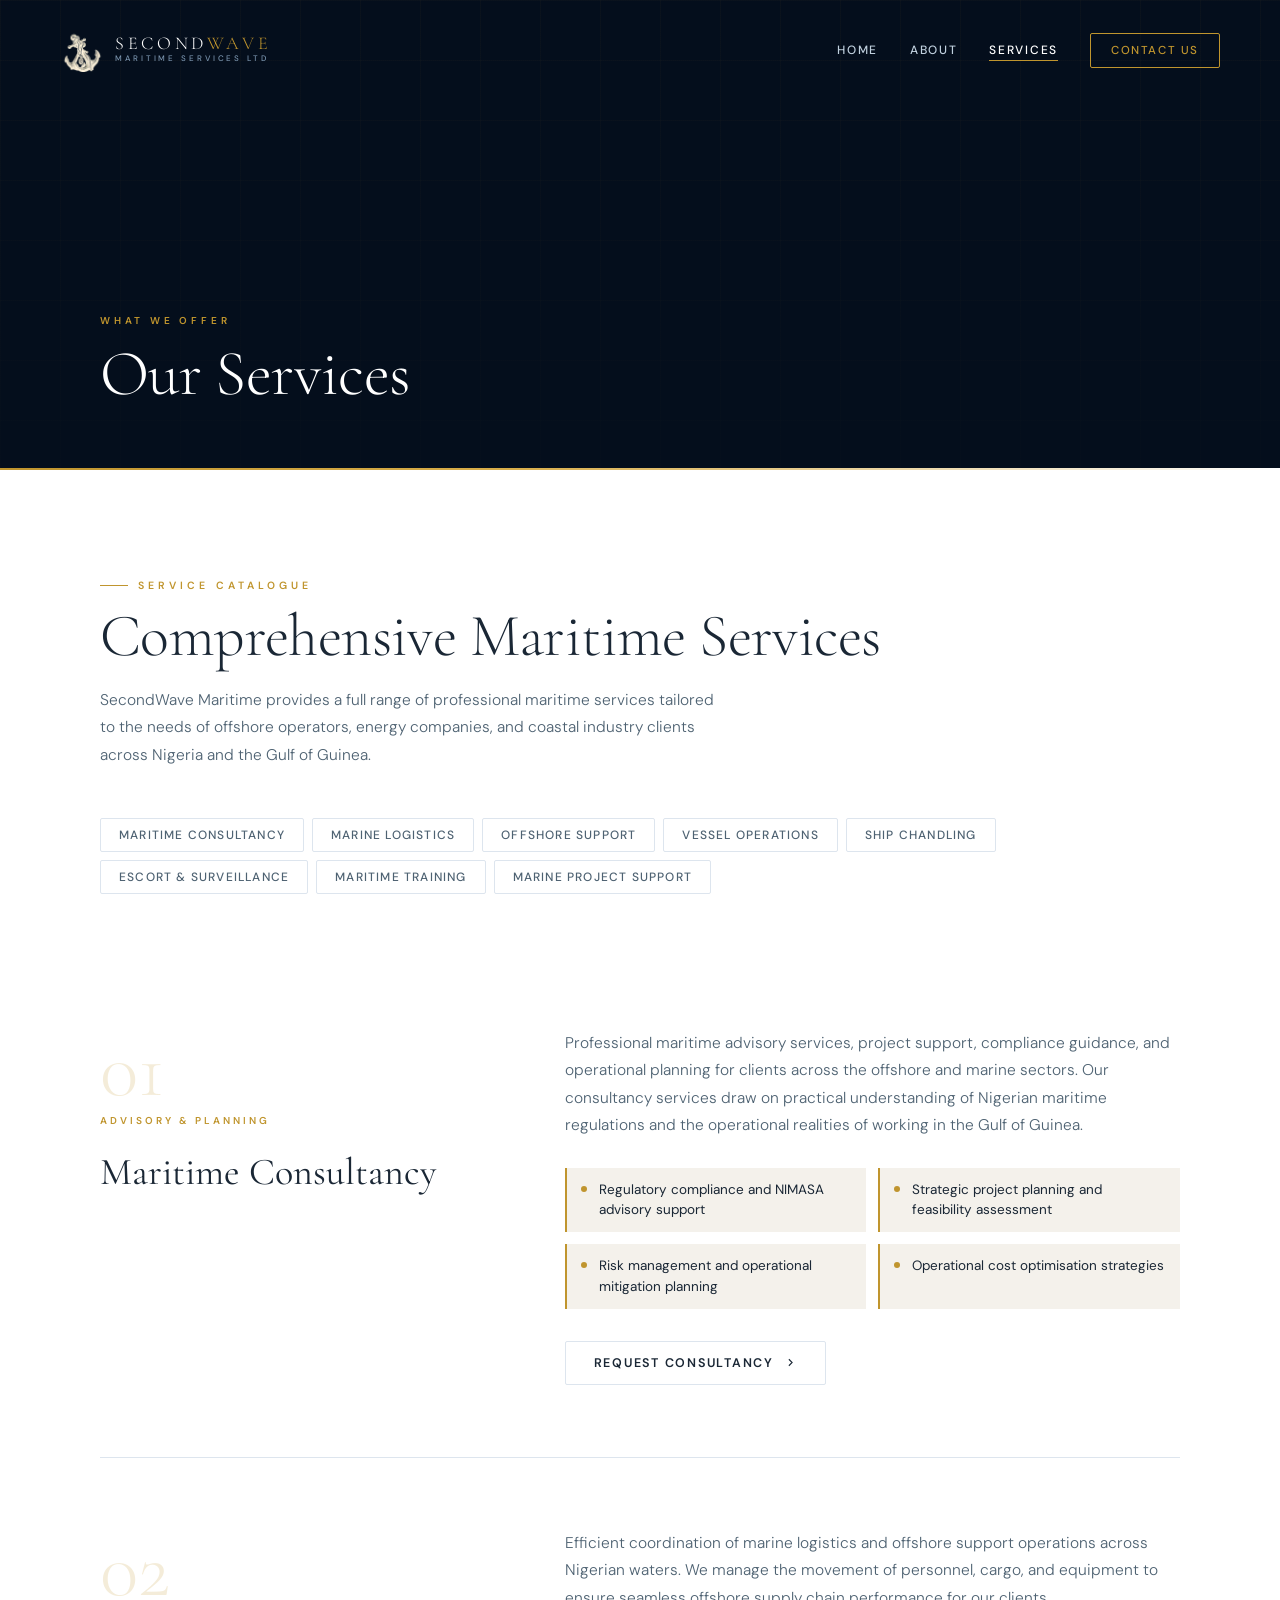
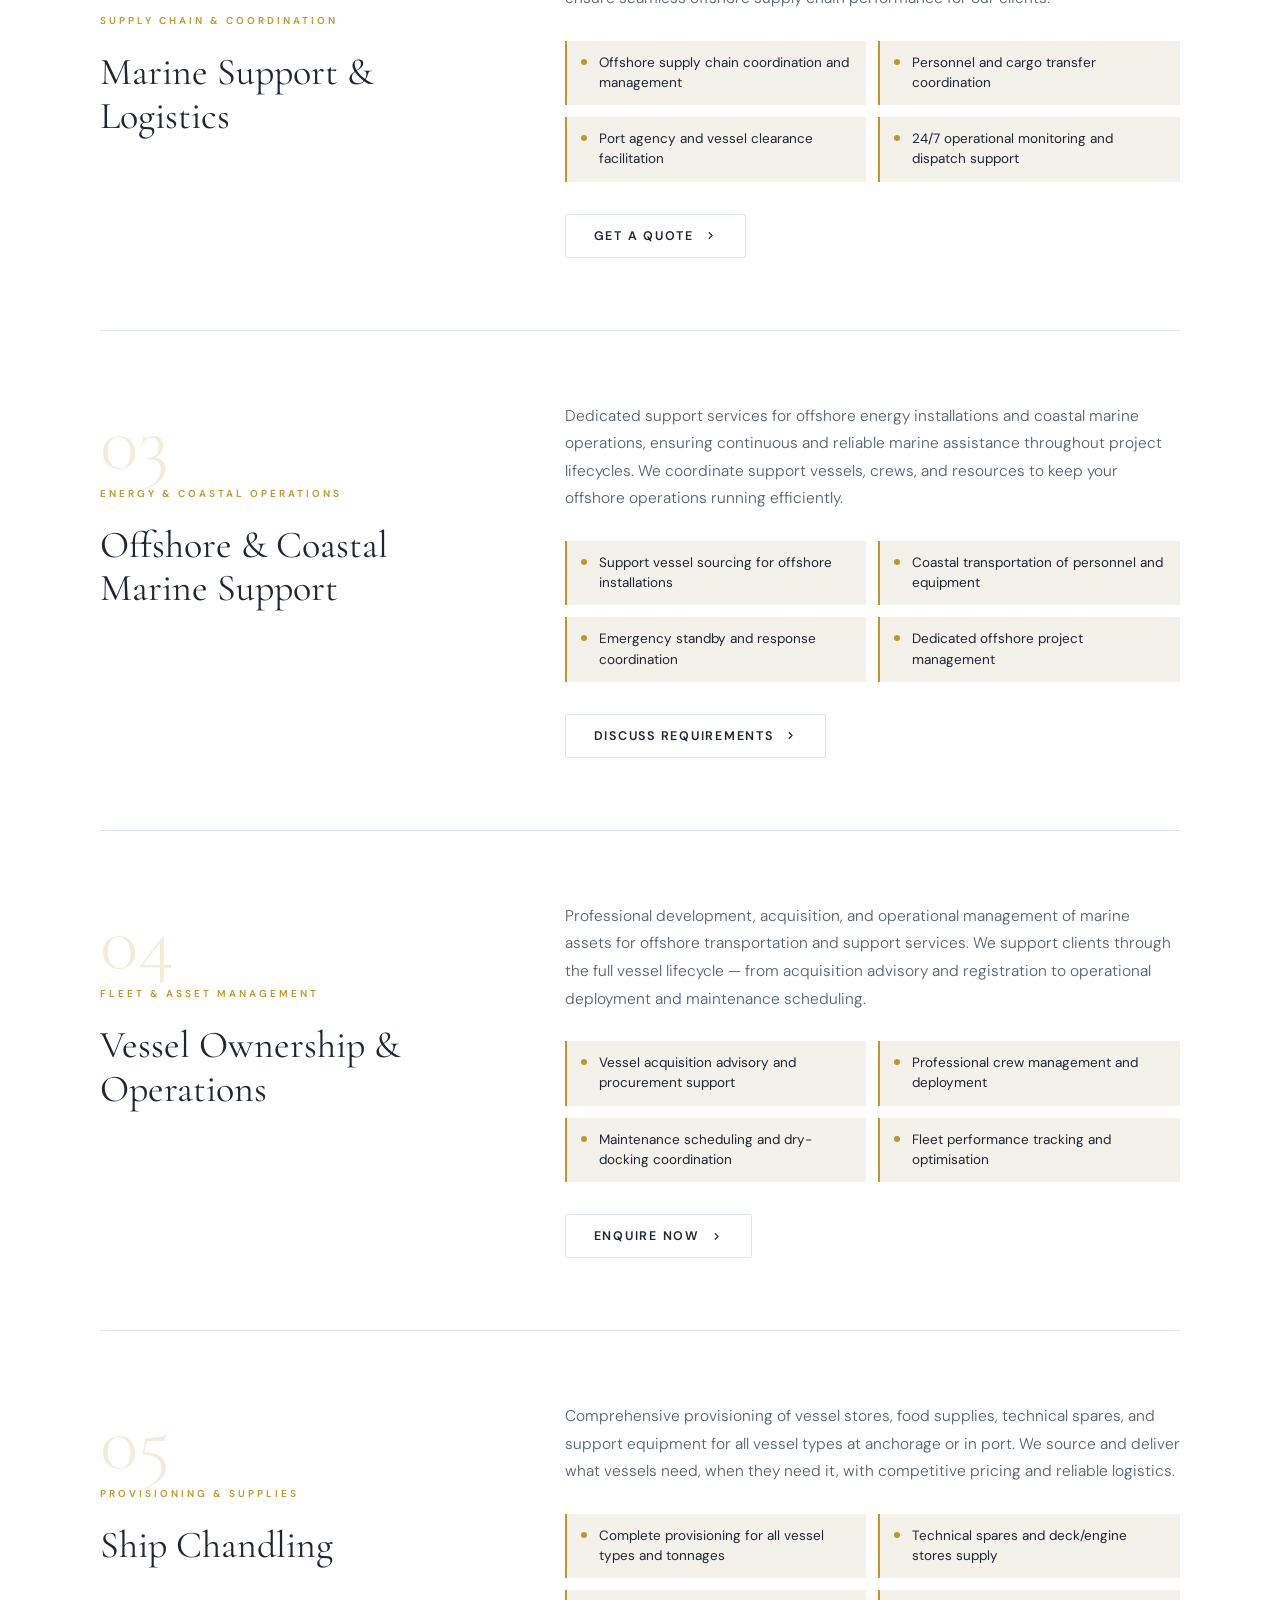
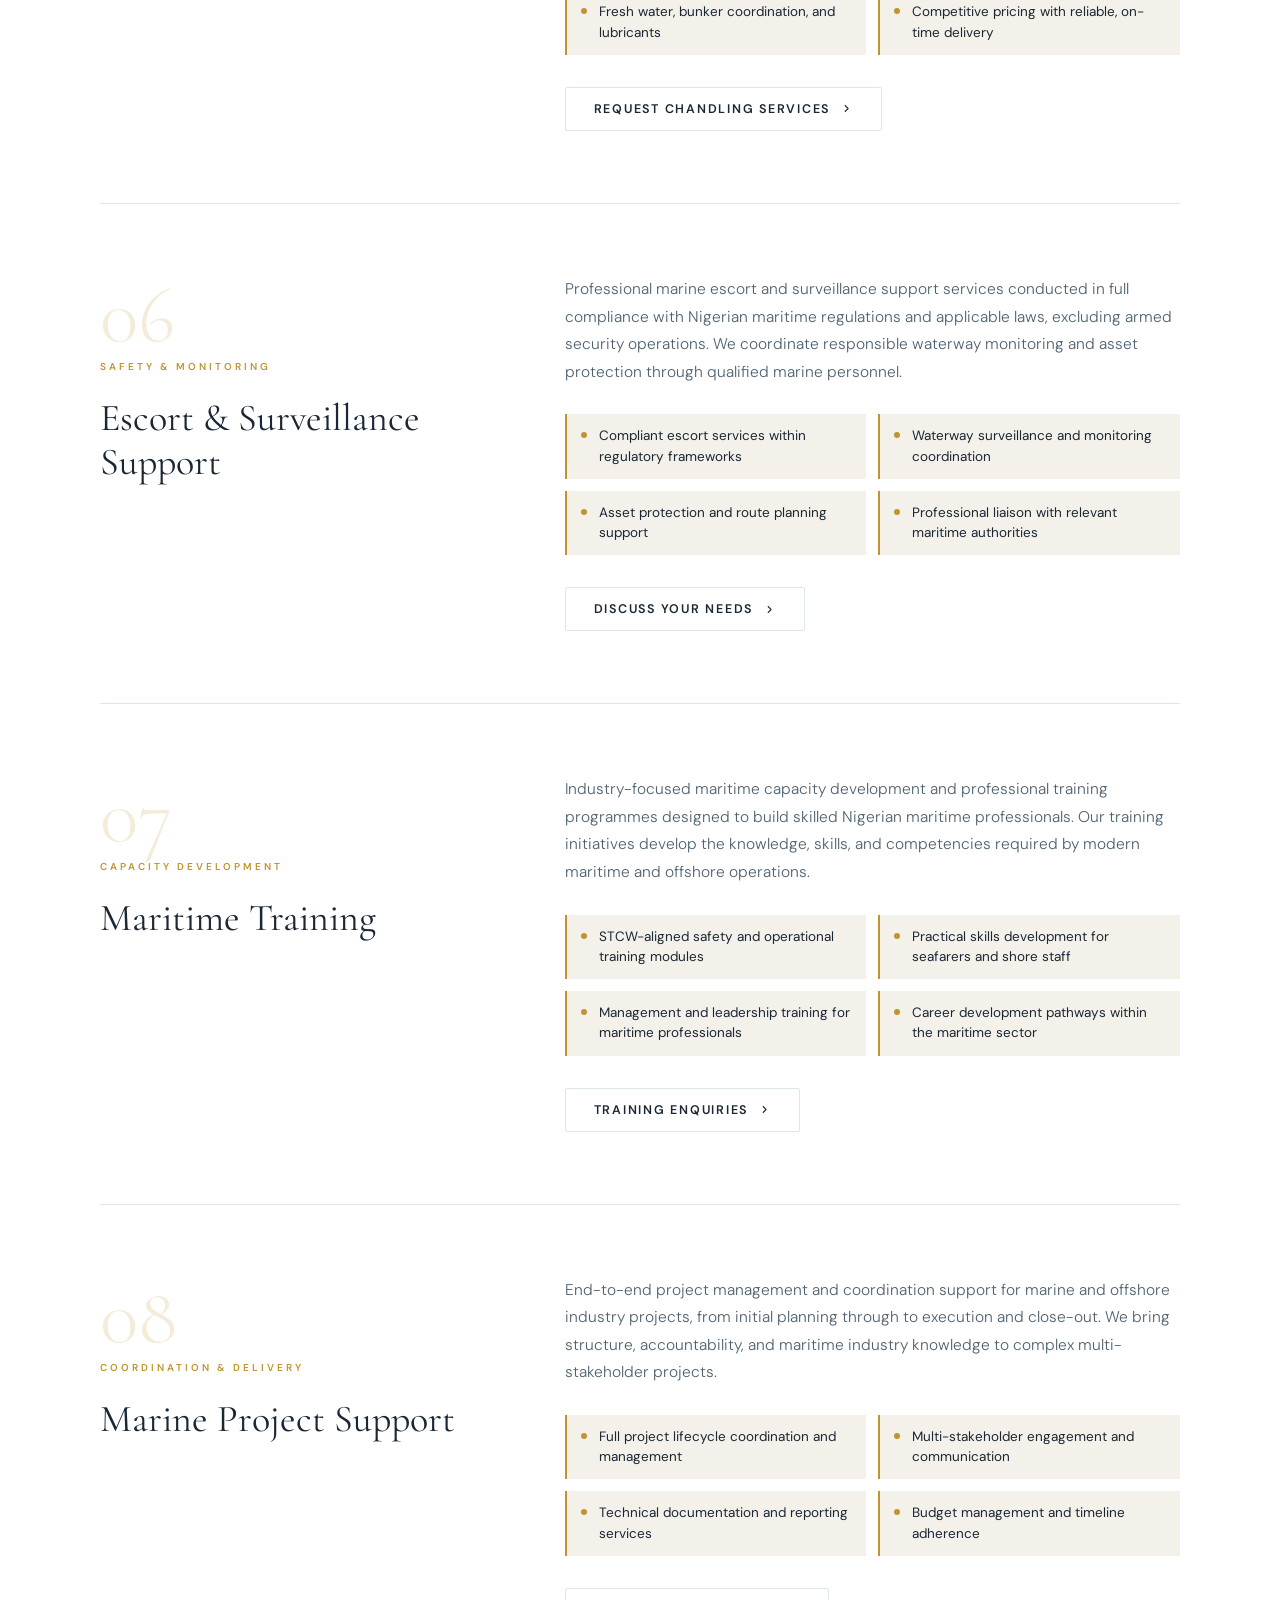
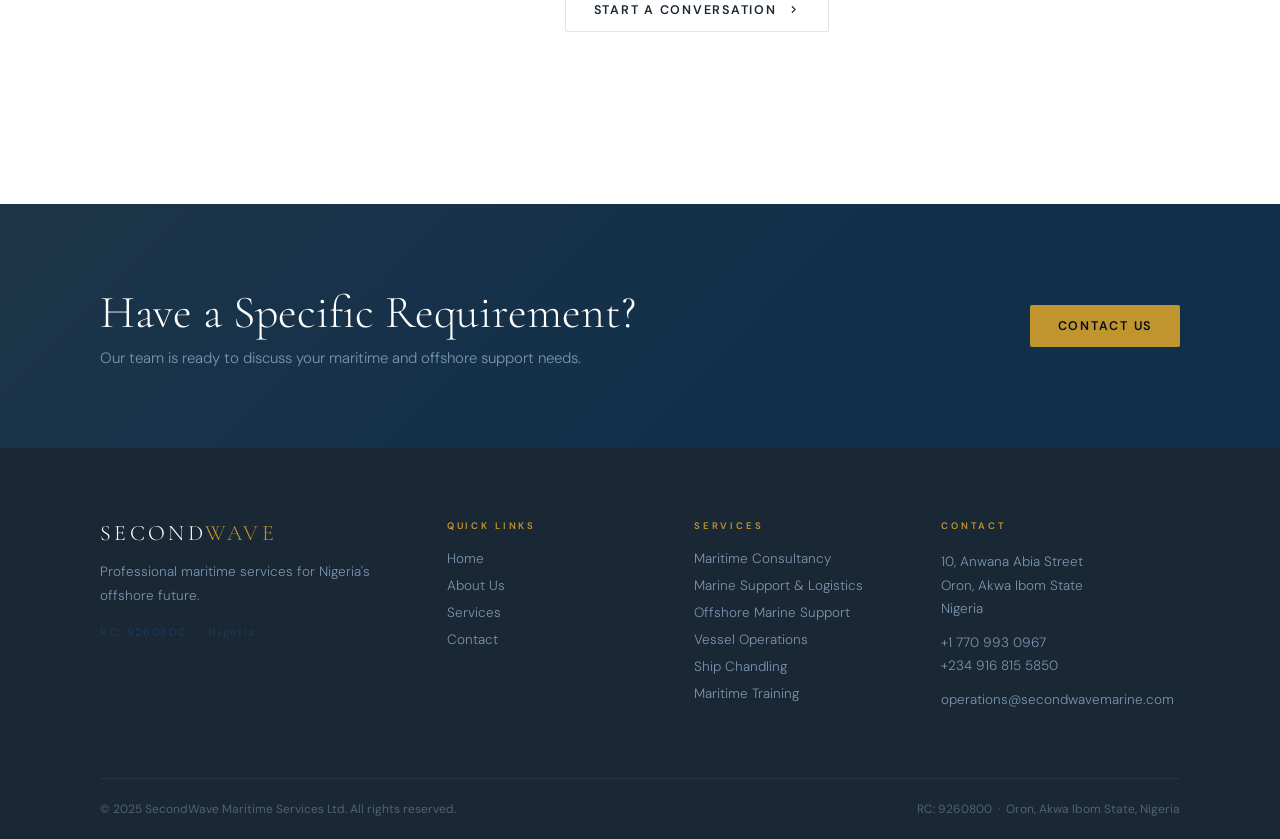
<file: services.html>
<!DOCTYPE html>
<html lang="en">
<head>
<meta charset="UTF-8">
<meta name="viewport" content="width=device-width, initial-scale=1.0">
<meta name="description" content="SecondWave Maritime Services — Maritime Consultancy, Marine Logistics, Offshore Support, Vessel Operations, Ship Chandling, and more.">
<title>Our Services | SecondWave Maritime Services Ltd</title>
<link rel="icon" type="image/svg+xml" href="data:image/svg+xml,<svg xmlns='http://www.w3.org/2000/svg' viewBox='0 0 32 32'><rect width='32' height='32' rx='3' fill='%23040e1c'/><text x='16' y='23' text-anchor='middle' font-family='Georgia,serif' font-size='22' font-weight='700' fill='%23c0952e'>W</text></svg>">
<link rel="preconnect" href="https://fonts.googleapis.com">
<link rel="preconnect" href="https://fonts.gstatic.com" crossorigin>
<link href="https://fonts.googleapis.com/css2?family=Cormorant+Garamond:ital,wght@0,300;0,400;0,600;1,300;1,400&family=DM+Sans:wght@300;400;500;600&display=swap" rel="stylesheet">
<link rel="stylesheet" href="style.css">
</head>
<body data-page="services">

<nav class="nav" id="mainNav">
  <a href="index.html" class="nav-logo">
    <img src="logo-icon.png" class="nav-logo-img" alt="SecondWave Maritime">
    <span class="nav-logo-text">
      <span class="logo-main">Second<span>Wave</span></span>
      <span class="logo-sub">Maritime Services Ltd</span>
    </span>
  </a>
  <ul class="nav-links">
    <li><a href="index.html"    class="nav-link" data-page="home">Home</a></li>
    <li><a href="about.html"   class="nav-link" data-page="about">About</a></li>
    <li><a href="services.html" class="nav-link" data-page="services">Services</a></li>
    <li><a href="contact.html" class="nav-link nav-link-cta" data-page="contact">Contact Us</a></li>
  </ul>
  <button class="hamburger" id="hamburger" aria-label="Open menu">
    <span></span><span></span><span></span>
  </button>
</nav>
<div class="mobile-overlay" id="mobileOverlay">
  <a href="index.html">Home</a>
  <a href="about.html">About</a>
  <a href="services.html">Services</a>
  <a href="contact.html" class="mob-cta">Contact Us</a>
</div>

<section class="page-hero">
  <div class="page-hero-grid"></div>
  <div class="page-hero-overlay"></div>
  <div class="page-hero-content container">
    <p class="page-hero-label">What We Offer</p>
    <h1 class="page-hero-title">Our Services</h1>
  </div>
</section>
<div class="page-hero-rule"></div>

<section class="sec">
  <div class="container">
    <div class="reveal" style="margin-bottom:48px;">
      <div class="label"><span class="label-bar"></span><span class="label-text">Service Catalogue</span></div>
      <h2 class="display" style="margin-bottom:18px;">Comprehensive Maritime Services</h2>
      <p class="body-text" style="max-width:620px;">SecondWave Maritime provides a full range of professional maritime services tailored to the needs of offshore operators, energy companies, and coastal industry clients across Nigeria and the Gulf of Guinea.</p>
    </div>
    <nav class="svc-nav reveal">
      <a href="#consultancy">Maritime Consultancy</a>
      <a href="#logistics">Marine Logistics</a>
      <a href="#offshore">Offshore Support</a>
      <a href="#vessel">Vessel Operations</a>
      <a href="#chandling">Ship Chandling</a>
      <a href="#escort">Escort &amp; Surveillance</a>
      <a href="#training">Maritime Training</a>
      <a href="#project">Marine Project Support</a>
    </nav>

    <!-- SERVICE 1 -->
    <div class="svc-detail reveal" id="consultancy">
      <div class="svc-detail-inner">
        <div>
          <div class="svc-num">01</div>
          <div class="svc-d-label">Advisory &amp; Planning</div>
          <h2 class="svc-d-title">Maritime Consultancy</h2>
        </div>
        <div>
          <p class="svc-d-desc">Professional maritime advisory services, project support, compliance guidance, and operational planning for clients across the offshore and marine sectors. Our consultancy services draw on practical understanding of Nigerian maritime regulations and the operational realities of working in the Gulf of Guinea.</p>
          <div class="benefits-grid">
            <div class="benefit"><span class="benefit-dot"></span><span>Regulatory compliance and NIMASA advisory support</span></div>
            <div class="benefit"><span class="benefit-dot"></span><span>Strategic project planning and feasibility assessment</span></div>
            <div class="benefit"><span class="benefit-dot"></span><span>Risk management and operational mitigation planning</span></div>
            <div class="benefit"><span class="benefit-dot"></span><span>Operational cost optimisation strategies</span></div>
          </div>
          <a href="contact.html" class="btn btn-outline-dark">Request Consultancy <svg width="13" height="13" viewBox="0 0 24 24" fill="none" stroke="currentColor" stroke-width="2"><polyline points="9 18 15 12 9 6"/></svg></a>
        </div>
      </div>
    </div>

    <!-- SERVICE 2 -->
    <div class="svc-detail reveal" id="logistics">
      <div class="svc-detail-inner">
        <div>
          <div class="svc-num">02</div>
          <div class="svc-d-label">Supply Chain &amp; Coordination</div>
          <h2 class="svc-d-title">Marine Support &amp; Logistics</h2>
        </div>
        <div>
          <p class="svc-d-desc">Efficient coordination of marine logistics and offshore support operations across Nigerian waters. We manage the movement of personnel, cargo, and equipment to ensure seamless offshore supply chain performance for our clients.</p>
          <div class="benefits-grid">
            <div class="benefit"><span class="benefit-dot"></span><span>Offshore supply chain coordination and management</span></div>
            <div class="benefit"><span class="benefit-dot"></span><span>Personnel and cargo transfer coordination</span></div>
            <div class="benefit"><span class="benefit-dot"></span><span>Port agency and vessel clearance facilitation</span></div>
            <div class="benefit"><span class="benefit-dot"></span><span>24/7 operational monitoring and dispatch support</span></div>
          </div>
          <a href="contact.html" class="btn btn-outline-dark">Get a Quote <svg width="13" height="13" viewBox="0 0 24 24" fill="none" stroke="currentColor" stroke-width="2"><polyline points="9 18 15 12 9 6"/></svg></a>
        </div>
      </div>
    </div>

    <!-- SERVICE 3 -->
    <div class="svc-detail reveal" id="offshore">
      <div class="svc-detail-inner">
        <div>
          <div class="svc-num">03</div>
          <div class="svc-d-label">Energy &amp; Coastal Operations</div>
          <h2 class="svc-d-title">Offshore &amp; Coastal Marine Support</h2>
        </div>
        <div>
          <p class="svc-d-desc">Dedicated support services for offshore energy installations and coastal marine operations, ensuring continuous and reliable marine assistance throughout project lifecycles. We coordinate support vessels, crews, and resources to keep your offshore operations running efficiently.</p>
          <div class="benefits-grid">
            <div class="benefit"><span class="benefit-dot"></span><span>Support vessel sourcing for offshore installations</span></div>
            <div class="benefit"><span class="benefit-dot"></span><span>Coastal transportation of personnel and equipment</span></div>
            <div class="benefit"><span class="benefit-dot"></span><span>Emergency standby and response coordination</span></div>
            <div class="benefit"><span class="benefit-dot"></span><span>Dedicated offshore project management</span></div>
          </div>
          <a href="contact.html" class="btn btn-outline-dark">Discuss Requirements <svg width="13" height="13" viewBox="0 0 24 24" fill="none" stroke="currentColor" stroke-width="2"><polyline points="9 18 15 12 9 6"/></svg></a>
        </div>
      </div>
    </div>

    <!-- SERVICE 4 -->
    <div class="svc-detail reveal" id="vessel">
      <div class="svc-detail-inner">
        <div>
          <div class="svc-num">04</div>
          <div class="svc-d-label">Fleet &amp; Asset Management</div>
          <h2 class="svc-d-title">Vessel Ownership &amp; Operations</h2>
        </div>
        <div>
          <p class="svc-d-desc">Professional development, acquisition, and operational management of marine assets for offshore transportation and support services. We support clients through the full vessel lifecycle — from acquisition advisory and registration to operational deployment and maintenance scheduling.</p>
          <div class="benefits-grid">
            <div class="benefit"><span class="benefit-dot"></span><span>Vessel acquisition advisory and procurement support</span></div>
            <div class="benefit"><span class="benefit-dot"></span><span>Professional crew management and deployment</span></div>
            <div class="benefit"><span class="benefit-dot"></span><span>Maintenance scheduling and dry-docking coordination</span></div>
            <div class="benefit"><span class="benefit-dot"></span><span>Fleet performance tracking and optimisation</span></div>
          </div>
          <a href="contact.html" class="btn btn-outline-dark">Enquire Now <svg width="13" height="13" viewBox="0 0 24 24" fill="none" stroke="currentColor" stroke-width="2"><polyline points="9 18 15 12 9 6"/></svg></a>
        </div>
      </div>
    </div>

    <!-- SERVICE 5 -->
    <div class="svc-detail reveal" id="chandling">
      <div class="svc-detail-inner">
        <div>
          <div class="svc-num">05</div>
          <div class="svc-d-label">Provisioning &amp; Supplies</div>
          <h2 class="svc-d-title">Ship Chandling</h2>
        </div>
        <div>
          <p class="svc-d-desc">Comprehensive provisioning of vessel stores, food supplies, technical spares, and support equipment for all vessel types at anchorage or in port. We source and deliver what vessels need, when they need it, with competitive pricing and reliable logistics.</p>
          <div class="benefits-grid">
            <div class="benefit"><span class="benefit-dot"></span><span>Complete provisioning for all vessel types and tonnages</span></div>
            <div class="benefit"><span class="benefit-dot"></span><span>Technical spares and deck/engine stores supply</span></div>
            <div class="benefit"><span class="benefit-dot"></span><span>Fresh water, bunker coordination, and lubricants</span></div>
            <div class="benefit"><span class="benefit-dot"></span><span>Competitive pricing with reliable, on-time delivery</span></div>
          </div>
          <a href="contact.html" class="btn btn-outline-dark">Request Chandling Services <svg width="13" height="13" viewBox="0 0 24 24" fill="none" stroke="currentColor" stroke-width="2"><polyline points="9 18 15 12 9 6"/></svg></a>
        </div>
      </div>
    </div>

    <!-- SERVICE 6 -->
    <div class="svc-detail reveal" id="escort">
      <div class="svc-detail-inner">
        <div>
          <div class="svc-num">06</div>
          <div class="svc-d-label">Safety &amp; Monitoring</div>
          <h2 class="svc-d-title">Escort &amp; Surveillance Support</h2>
        </div>
        <div>
          <p class="svc-d-desc">Professional marine escort and surveillance support services conducted in full compliance with Nigerian maritime regulations and applicable laws, excluding armed security operations. We coordinate responsible waterway monitoring and asset protection through qualified marine personnel.</p>
          <div class="benefits-grid">
            <div class="benefit"><span class="benefit-dot"></span><span>Compliant escort services within regulatory frameworks</span></div>
            <div class="benefit"><span class="benefit-dot"></span><span>Waterway surveillance and monitoring coordination</span></div>
            <div class="benefit"><span class="benefit-dot"></span><span>Asset protection and route planning support</span></div>
            <div class="benefit"><span class="benefit-dot"></span><span>Professional liaison with relevant maritime authorities</span></div>
          </div>
          <a href="contact.html" class="btn btn-outline-dark">Discuss Your Needs <svg width="13" height="13" viewBox="0 0 24 24" fill="none" stroke="currentColor" stroke-width="2"><polyline points="9 18 15 12 9 6"/></svg></a>
        </div>
      </div>
    </div>

    <!-- SERVICE 7 -->
    <div class="svc-detail reveal" id="training">
      <div class="svc-detail-inner">
        <div>
          <div class="svc-num">07</div>
          <div class="svc-d-label">Capacity Development</div>
          <h2 class="svc-d-title">Maritime Training</h2>
        </div>
        <div>
          <p class="svc-d-desc">Industry-focused maritime capacity development and professional training programmes designed to build skilled Nigerian maritime professionals. Our training initiatives develop the knowledge, skills, and competencies required by modern maritime and offshore operations.</p>
          <div class="benefits-grid">
            <div class="benefit"><span class="benefit-dot"></span><span>STCW-aligned safety and operational training modules</span></div>
            <div class="benefit"><span class="benefit-dot"></span><span>Practical skills development for seafarers and shore staff</span></div>
            <div class="benefit"><span class="benefit-dot"></span><span>Management and leadership training for maritime professionals</span></div>
            <div class="benefit"><span class="benefit-dot"></span><span>Career development pathways within the maritime sector</span></div>
          </div>
          <a href="contact.html" class="btn btn-outline-dark">Training Enquiries <svg width="13" height="13" viewBox="0 0 24 24" fill="none" stroke="currentColor" stroke-width="2"><polyline points="9 18 15 12 9 6"/></svg></a>
        </div>
      </div>
    </div>

    <!-- SERVICE 8 -->
    <div class="svc-detail reveal" id="project">
      <div class="svc-detail-inner">
        <div>
          <div class="svc-num">08</div>
          <div class="svc-d-label">Coordination &amp; Delivery</div>
          <h2 class="svc-d-title">Marine Project Support</h2>
        </div>
        <div>
          <p class="svc-d-desc">End-to-end project management and coordination support for marine and offshore industry projects, from initial planning through to execution and close-out. We bring structure, accountability, and maritime industry knowledge to complex multi-stakeholder projects.</p>
          <div class="benefits-grid">
            <div class="benefit"><span class="benefit-dot"></span><span>Full project lifecycle coordination and management</span></div>
            <div class="benefit"><span class="benefit-dot"></span><span>Multi-stakeholder engagement and communication</span></div>
            <div class="benefit"><span class="benefit-dot"></span><span>Technical documentation and reporting services</span></div>
            <div class="benefit"><span class="benefit-dot"></span><span>Budget management and timeline adherence</span></div>
          </div>
          <a href="contact.html" class="btn btn-outline-dark">Start a Conversation <svg width="13" height="13" viewBox="0 0 24 24" fill="none" stroke="currentColor" stroke-width="2"><polyline points="9 18 15 12 9 6"/></svg></a>
        </div>
      </div>
    </div>

  </div>
</section>

<!-- CTA -->
<section class="cta-banner">
  <div class="container">
    <div class="cta-inner reveal">
      <div class="cta-text">
        <h2>Have a Specific Requirement?</h2>
        <p>Our team is ready to discuss your maritime and offshore support needs.</p>
      </div>
      <div style="display:flex;gap:14px;flex-wrap:wrap;">
        <a href="contact.html" class="btn btn-gold">Contact Us</a>
      </div>
    </div>
  </div>
</section>

<footer class="footer">
  <div class="container">
    <div class="footer-grid">
      <div class="foot-brand">
        <div class="foot-logo">Second<span>Wave</span></div>
        <p>Professional maritime services for Nigeria's offshore future.</p>
        <div class="foot-rc">RC: 9260800 &nbsp;·&nbsp; Nigeria</div>
      </div>
      <div>
        <h4>Quick Links</h4>
        <ul>
          <li><a href="index.html">Home</a></li>
          <li><a href="about.html">About Us</a></li>
          <li><a href="services.html">Services</a></li>
          <li><a href="contact.html">Contact</a></li>
        </ul>
      </div>
      <div>
        <h4>Services</h4>
        <ul>
          <li>Maritime Consultancy</li>
          <li>Marine Support &amp; Logistics</li>
          <li>Offshore Marine Support</li>
          <li>Vessel Operations</li>
          <li>Ship Chandling</li>
          <li>Maritime Training</li>
        </ul>
      </div>
      <div class="footer-contact-info">
        <h4>Contact</h4>
        <p>10, Anwana Abia Street<br>Oron, Akwa Ibom State<br>Nigeria</p>
        <p><a href="tel:+17709903967">+1 770 993 0967</a><br><a href="tel:+2349168155850">+234 916 815 5850</a></p>
        <p><a href="mailto:operations@secondwavemarine.com">operations@secondwavemarine.com</a></p>
      </div>
    </div>
    <div class="footer-bottom">
      <p>&copy; 2025 SecondWave Maritime Services Ltd. All rights reserved.</p>
      <p>RC: 9260800 &nbsp;·&nbsp; Oron, Akwa Ibom State, Nigeria</p>
    </div>
  </div>
</footer>
<button id="btt" aria-label="Back to top">
  <svg viewBox="0 0 24 24" fill="none" stroke="currentColor" stroke-width="2.5"><polyline points="18 15 12 9 6 15"/></svg>
</button>
<script src="main.js"></script>
</body>
</html>
</file>
<file: style.css>
/* =========================================
   SECONDWAVE MARITIME — style.css
   ========================================= */

/* 1. VARIABLES */
:root {
  --void:       #040e1c;
  --navy:       #092038;
  --steel:      #122f4a;
  --slate:      #1a3d5c;
  --gold:       #c0952e;
  --gold-l:     #d9ae4a;
  --ivory:      #f4f1eb;
  --white:      #ffffff;
  --ink:        #1a2735;
  --muted:      #4e6272;
  --ghost:      #7a94ae;
  --mist:       #c0d0de;
  --border-d:   rgba(255,255,255,0.09);
  --border-l:   #dde5ee;
  --font-d:     'Cormorant Garamond', Georgia, serif;
  --font-b:     'DM Sans', system-ui, sans-serif;
  --ease:       cubic-bezier(0.4,0,0.2,1);
  --sp:         100px;
  --gutter:     60px;
  --max:        1200px;
}

/* 2. RESET */
*, *::before, *::after { margin:0; padding:0; box-sizing:border-box; }
html { scroll-behavior:smooth; font-size:16px; }
body { font-family:var(--font-b); color:var(--ink); background:var(--white);
       -webkit-font-smoothing:antialiased; overflow-x:hidden; }
a    { color:inherit; text-decoration:none; }
ul   { list-style:none; }
img  { max-width:100%; display:block; }
button { border:none; background:none; cursor:pointer; font-family:inherit; }

/* 3. LAYOUT */
.container { max-width:var(--max); margin:0 auto; padding:0 var(--gutter); }

/* 4. TYPOGRAPHY UTILITIES */
.label {
  display:inline-flex; align-items:center; gap:10px; margin-bottom:12px;
}
.label-bar { width:28px; height:1px; background:var(--gold); flex:0 0 auto; }
.label-text {
  font-size:10.5px; letter-spacing:.38em; text-transform:uppercase;
  font-weight:600; color:var(--gold);
}
.display {
  font-family:var(--font-d); font-weight:300;
  font-size:clamp(34px,5vw,60px); line-height:1.08;
  letter-spacing:-.01em; color:var(--ink);
}
.display-light { color:var(--white); }
.body-text {
  font-size:15.5px; font-weight:300; line-height:1.78; color:var(--muted);
}
.body-text-d { color:var(--ghost); }

/* 5. BUTTONS */
.btn {
  display:inline-flex; align-items:center; gap:10px;
  padding:13px 28px; border-radius:2px;
  font-size:12.5px; letter-spacing:.14em; text-transform:uppercase;
  font-weight:600; transition:all .22s var(--ease);
}
.btn-gold {
  background:var(--gold); color:var(--void);
}
.btn-gold:hover { background:var(--gold-l); transform:translateY(-1px); }
.btn-outline {
  border:1.5px solid rgba(255,255,255,.25); color:var(--mist);
}
.btn-outline:hover { border-color:var(--white); color:var(--white); }
.btn-outline-dark {
  border:1.5px solid var(--border-l); color:var(--ink);
}
.btn-outline-dark:hover { border-color:var(--gold); color:var(--gold); }

/* 6. NAVIGATION */
.nav {
  position:fixed; top:0; left:0; right:0; z-index:200;
  padding:24px var(--gutter);
  display:flex; align-items:center; justify-content:space-between;
  transition:background .35s var(--ease), padding .3s, box-shadow .3s;
}
.nav.scrolled {
  background:rgba(4,14,28,.95);
  backdrop-filter:blur(14px);
  padding:16px var(--gutter);
  box-shadow:0 1px 0 rgba(192,149,46,.2);
}
.nav-logo { display:flex; align-items:center; gap:12px; line-height:1; }
.nav-logo-img {
  height:48px; width:auto; display:block;
  filter:invert(1) brightness(1.05) sepia(0.1);
  transition:opacity .2s;
}
.nav-logo-img:hover { opacity:.85; }
.nav-logo-text { display:flex; flex-direction:column; gap:2px; }
.logo-main {
  font-family:var(--font-d); font-weight:300;
  font-size:18px; letter-spacing:.2em; color:var(--white);
  text-transform:uppercase;
}
.logo-main span { color:var(--gold); }
.logo-sub {
  font-size:8px; letter-spacing:.36em; text-transform:uppercase;
  color:var(--ghost); font-weight:500;
}
/* Hero watermark anchor */
.hero-anchor {
  position:absolute; right:-20px; top:50%; transform:translateY(-48%);
  width:42%; max-width:460px; opacity:.06; filter:brightness(8);
  pointer-events:none; z-index:0;
}
.nav-links {
  display:flex; align-items:center; gap:32px;
}
.nav-link {
  font-size:12px; letter-spacing:.14em; text-transform:uppercase;
  font-weight:500; color:var(--mist);
  position:relative; transition:color .2s;
}
.nav-link::after {
  content:''; position:absolute; bottom:-3px; left:0;
  width:0; height:1px; background:var(--gold);
  transition:width .25s var(--ease);
}
.nav-link:hover, .nav-link.active { color:var(--white); }
.nav-link:hover::after, .nav-link.active::after { width:100%; }
.nav-link-cta {
  padding:9px 20px;
  border:1px solid var(--gold); color:var(--gold)!important;
  border-radius:2px; font-size:11.5px!important;
}
.nav-link-cta::after { display:none!important; }
.nav-link-cta:hover { background:var(--gold); color:var(--void)!important; }
.hamburger {
  display:none; flex-direction:column; gap:5px; padding:4px;
}
.hamburger span {
  display:block; width:22px; height:1.5px;
  background:var(--white); border-radius:2px;
  transition:all .3s var(--ease);
}
.hamburger.open span:nth-child(1) { transform:rotate(45deg) translate(4.7px,4.7px); }
.hamburger.open span:nth-child(2) { opacity:0; }
.hamburger.open span:nth-child(3) { transform:rotate(-45deg) translate(4.7px,-4.7px); }

/* 7. MOBILE OVERLAY */
.mobile-overlay {
  display:none; position:fixed; inset:0; background:var(--void);
  z-index:199; flex-direction:column; align-items:center;
  justify-content:center; gap:28px;
}
.mobile-overlay.open { display:flex; }
.mobile-overlay a {
  font-family:var(--font-d); font-size:30px; font-weight:300;
  letter-spacing:.12em; color:var(--white); text-transform:uppercase;
  transition:color .2s;
}
.mobile-overlay a:hover { color:var(--gold); }
.mobile-overlay .mob-cta {
  margin-top:8px; padding:13px 36px;
  border:1px solid var(--gold); color:var(--gold)!important;
  font-family:var(--font-b)!important; font-size:13px!important;
  font-weight:600!important; letter-spacing:.18em!important;
}

/* 8. HOMEPAGE HERO */
.hero {
  min-height:100vh;
  background:var(--void);
  position:relative;
  display:flex; align-items:center;
  overflow:hidden;
}
.hero-grid {
  position:absolute; inset:0; pointer-events:none;
  background-image:
    linear-gradient(rgba(192,149,46,.065) 1px, transparent 1px),
    linear-gradient(90deg, rgba(192,149,46,.065) 1px, transparent 1px),
    linear-gradient(rgba(192,149,46,.022) 1px, transparent 1px),
    linear-gradient(90deg, rgba(192,149,46,.022) 1px, transparent 1px);
  background-size:80px 80px, 80px 80px, 20px 20px, 20px 20px;
}
.hero-vignette {
  position:absolute; inset:0; pointer-events:none;
  background:radial-gradient(ellipse 90% 80% at 50% 55%, transparent 25%, rgba(4,14,28,.7) 100%);
}
.hero-content {
  position:relative; z-index:1;
  max-width:var(--max); margin:0 auto;
  padding:160px var(--gutter) 100px;
  width:100%;
}
.hero-badge {
  display:inline-flex; align-items:center; gap:10px;
  margin-bottom:28px;
}
.hero-badge-bar { width:30px; height:1px; background:var(--gold); }
.hero-badge span {
  font-size:11px; letter-spacing:.38em; color:var(--gold);
  text-transform:uppercase; font-weight:500;
}
.hero-h1 {
  font-family:var(--font-d); font-weight:300;
  font-size:clamp(40px,6.5vw,88px);
  line-height:1.03; letter-spacing:-.01em;
  color:var(--white); margin-bottom:6px;
}
.hero-h1 span { color:var(--gold); }
.hero-co {
  font-family:var(--font-b); font-weight:400;
  font-size:clamp(11px,1.4vw,16px);
  letter-spacing:.32em; text-transform:uppercase;
  color:var(--ghost); margin-bottom:28px; padding-left:2px;
}
.hero-tagline {
  font-family:var(--font-b); font-size:17px; font-weight:300;
  color:var(--mist); line-height:1.6; max-width:520px;
  margin-bottom:28px;
}
.hero-tags {
  display:flex; flex-wrap:wrap; gap:8px; margin-bottom:32px;
}
.hero-tag {
  font-size:11.5px; letter-spacing:.1em; text-transform:uppercase;
  font-weight:500; color:var(--ghost);
  padding:5px 12px; border:1px solid rgba(255,255,255,.12);
  border-radius:1px;
}
.hero-quote {
  max-width:540px; margin-bottom:40px;
  border-left:2px solid var(--gold);
  padding:14px 20px;
  font-family:var(--font-d); font-size:18px; font-style:italic;
  font-weight:300; color:var(--mist); line-height:1.6;
}
.hero-actions { display:flex; align-items:center; gap:14px; flex-wrap:wrap; }
.hero-divider {
  margin-top:72px; padding-top:32px;
  border-top:1px solid var(--border-d);
  display:flex; gap:48px; flex-wrap:wrap;
}
.h-stat .n {
  font-family:var(--font-d); font-weight:300;
  font-size:38px; color:var(--gold); letter-spacing:-.01em;
}
.h-stat .l {
  font-size:10.5px; letter-spacing:.2em; text-transform:uppercase;
  color:var(--ghost); margin-top:2px; font-weight:500;
}

/* 9. PAGE HERO (inner pages) */
.page-hero {
  height:52vh; min-height:320px;
  background:var(--void);
  display:flex; align-items:flex-end;
  position:relative; overflow:hidden;
}
.page-hero-grid {
  position:absolute; inset:0;
  background-image:
    linear-gradient(rgba(192,149,46,.05) 1px, transparent 1px),
    linear-gradient(90deg, rgba(192,149,46,.05) 1px, transparent 1px);
  background-size:60px 60px;
}
.page-hero-overlay {
  position:absolute; inset:0;
  background:linear-gradient(to bottom, rgba(4,14,28,.3) 0%, rgba(4,14,28,.85) 100%);
}
.page-hero-content {
  position:relative; z-index:1;
  padding:0 var(--gutter) 60px;
  max-width:var(--max); margin:0 auto; width:100%;
}
.page-hero-label {
  font-size:10px; letter-spacing:.38em; text-transform:uppercase;
  font-weight:600; color:var(--gold); margin-bottom:12px;
}
.page-hero-title {
  font-family:var(--font-d); font-weight:300;
  font-size:clamp(36px,5vw,64px);
  color:var(--white); line-height:1.08;
  letter-spacing:-.01em;
}
.page-hero-rule {
  height:2px; margin-top:0;
  background:linear-gradient(90deg, var(--gold), var(--gold-l) 40%, transparent);
}

/* 10. SECTION PADS */
.sec { padding:var(--sp) 0; }
.sec-sm { padding:72px 0; }
.sec-dark { background:var(--navy); }
.sec-void { background:var(--void); }
.sec-ivory { background:var(--ivory); }

/* 11. ABOUT TEASER (homepage) */
.about-grid { display:grid; grid-template-columns:1.05fr 1fr; gap:80px; align-items:center; }
.about-text p { font-size:15.5px; font-weight:300; line-height:1.78; color:var(--muted); margin-bottom:14px; }
.about-text p:last-child { margin-bottom:0; }
.info-panel {
  background:var(--white); border:1px solid var(--border-l);
  border-left:3px solid var(--gold); overflow:hidden;
  box-shadow:0 8px 32px rgba(10,30,56,.07);
}
.info-row {
  display:flex; align-items:flex-start; gap:18px;
  padding:15px 22px; border-bottom:1px solid var(--border-l);
}
.info-row:last-child { border-bottom:none; }
.info-key {
  font-size:10px; letter-spacing:.2em; text-transform:uppercase;
  font-weight:600; color:var(--gold); min-width:110px; padding-top:2px;
}
.info-val { font-size:14px; color:var(--ink); line-height:1.55; }

/* 12. SERVICES GRID (homepage) */
.svc-grid {
  display:grid; grid-template-columns:repeat(4,1fr);
  gap:1px; background:var(--border-d);
  border:1px solid var(--border-d);
}
.svc-card {
  background:var(--navy); padding:32px 26px;
  transition:background .25s var(--ease); position:relative; overflow:hidden;
}
.svc-card::after {
  content:''; position:absolute; bottom:0; left:0;
  width:0; height:2px; background:var(--gold);
  transition:width .3s var(--ease);
}
.svc-card:hover { background:var(--slate); }
.svc-card:hover::after { width:100%; }
.svc-icon { color:var(--gold); margin-bottom:18px; }
.svc-icon svg { width:36px; height:36px; }
.svc-name {
  font-family:var(--font-d); font-weight:400; font-size:18.5px;
  color:var(--white); line-height:1.3; margin-bottom:8px;
}
.svc-desc { font-size:13px; font-weight:300; color:var(--ghost); line-height:1.6; }

/* 13. STRATEGIC FOCUS */
.focus-section { position:relative; overflow:hidden; }
.focus-bg-text {
  position:absolute; right:-20px; top:50%; transform:translateY(-50%);
  font-family:var(--font-d); font-weight:300;
  font-size:clamp(100px,18vw,220px); letter-spacing:-.02em;
  color:rgba(192,149,46,.04); line-height:1;
  pointer-events:none; user-select:none; white-space:nowrap;
}
.focus-grid { display:grid; grid-template-columns:1fr 1fr; gap:80px; align-items:start; }
.focus-text p { font-size:15.5px; font-weight:300; color:var(--ghost); line-height:1.78; margin-bottom:14px; }
.focus-quote {
  border-left:2px solid var(--gold); padding:16px 22px;
  font-family:var(--font-d); font-size:21px; font-style:italic;
  font-weight:300; color:var(--mist); line-height:1.5; margin-top:28px;
}
.pill-list { display:flex; flex-direction:column; gap:12px; }
.pill {
  display:flex; align-items:center; gap:14px;
  padding:14px 18px;
  border:1px solid rgba(255,255,255,.07);
  background:rgba(255,255,255,.025);
  transition:border-color .2s, background .2s;
}
.pill:hover { border-color:rgba(192,149,46,.3); background:rgba(192,149,46,.04); }
.pill-dot { width:7px; height:7px; border-radius:50%; background:var(--gold); flex:0 0 auto; }
.pill span { font-size:14px; font-weight:300; color:var(--mist); line-height:1.5; }

/* 14. WHY CHOOSE */
.why-grid { display:grid; grid-template-columns:repeat(4,1fr); gap:24px; }
.why-card {
  padding:32px 26px;
  border:1px solid var(--border-l); border-top:3px solid var(--gold);
  background:var(--white);
  transition:box-shadow .25s var(--ease), transform .25s var(--ease);
}
.why-card:hover { box-shadow:0 16px 48px rgba(10,30,56,.1); transform:translateY(-3px); }
.why-num {
  font-family:var(--font-d); font-size:40px; font-weight:300;
  color:rgba(192,149,46,.2); line-height:1; margin-bottom:14px;
}
.why-title {
  font-family:var(--font-d); font-size:21px; font-weight:400;
  color:var(--ink); margin-bottom:10px;
}
.why-desc { font-size:14px; font-weight:300; color:var(--muted); line-height:1.7; }

/* 15. LEADERSHIP */
.leaders-grid { display:grid; grid-template-columns:1fr 1fr; gap:28px; }
.leader-card {
  border:1px solid var(--border-l); overflow:hidden;
  transition:box-shadow .25s var(--ease), transform .25s var(--ease);
}
.leader-card:hover { box-shadow:0 18px 52px rgba(10,30,56,.12); transform:translateY(-3px); }
.leader-top { background:var(--navy); padding:32px 28px; }
.leader-init {
  width:54px; height:54px; border-radius:50%;
  border:1px solid rgba(192,149,46,.35);
  background:rgba(192,149,46,.1);
  display:flex; align-items:center; justify-content:center;
  font-family:var(--font-d); font-size:22px; color:var(--gold);
  margin-bottom:18px;
}
.leader-name { font-family:var(--font-d); font-size:26px; font-weight:400; color:var(--white); margin-bottom:5px; }
.leader-title {
  font-size:9.5px; letter-spacing:.25em; text-transform:uppercase;
  font-weight:600; color:var(--gold);
}
.leader-bottom { padding:20px 28px; border-top:1px solid var(--border-l); }
.leader-focus { font-size:13px; color:var(--muted); letter-spacing:.05em; text-transform:uppercase; font-weight:500; }

/* 16. CTA BANNER */
.cta-banner { padding:80px 0; background:var(--steel); position:relative; overflow:hidden; }
.cta-banner::before {
  content:''; position:absolute; inset:0;
  background:linear-gradient(135deg, rgba(192,149,46,.06) 0%, transparent 60%);
}
.cta-inner {
  position:relative; z-index:1;
  display:flex; align-items:center; justify-content:space-between; gap:32px; flex-wrap:wrap;
}
.cta-text h2 {
  font-family:var(--font-d); font-weight:300; font-size:clamp(28px,4vw,46px);
  color:var(--white); margin-bottom:8px;
}
.cta-text p { font-size:15px; font-weight:300; color:var(--ghost); }

/* 17. ABOUT PAGE */
.about-overview-grid { display:grid; grid-template-columns:1.1fr 1fr; gap:80px; align-items:start; }
.vm-grid { display:grid; grid-template-columns:1fr 1fr; gap:24px; margin-bottom:0; }
.vm-card {
  padding:32px 28px; border:1px solid var(--border-l);
  border-top:3px solid var(--gold); background:var(--white);
}
.vm-card.dark { background:var(--navy); border-color:var(--border-d); border-top-color:var(--gold); }
.vm-title {
  font-family:var(--font-b); font-size:10px; letter-spacing:.3em;
  text-transform:uppercase; font-weight:600; color:var(--gold); margin-bottom:14px;
}
.vm-text { font-size:15px; font-weight:300; line-height:1.75; color:var(--muted); }
.vm-text-d { color:var(--ghost); }

/* 18. SERVICES PAGE */
.svc-nav {
  display:flex; flex-wrap:wrap; gap:8px; margin-bottom:64px;
}
.svc-nav a {
  padding:8px 18px; border:1px solid var(--border-l);
  font-size:12px; letter-spacing:.1em; text-transform:uppercase;
  font-weight:500; color:var(--muted); border-radius:2px;
  transition:all .2s var(--ease);
}
.svc-nav a:hover { border-color:var(--gold); color:var(--gold); }
.svc-detail { padding:72px 0; border-bottom:1px solid var(--border-l); }
.svc-detail:last-child { border-bottom:none; }
.svc-detail-inner { display:grid; grid-template-columns:1fr 1.6fr; gap:80px; align-items:start; }
.svc-num {
  font-family:var(--font-d); font-weight:300; font-size:80px;
  color:rgba(192,149,46,.18); line-height:1;
  margin-bottom:4px;
}
.svc-d-title {
  font-family:var(--font-d); font-weight:400;
  font-size:clamp(24px,3.5vw,38px); color:var(--ink);
  line-height:1.15; margin-bottom:10px;
}
.svc-d-label {
  font-size:10px; letter-spacing:.3em; text-transform:uppercase;
  font-weight:600; color:var(--gold); margin-bottom:24px;
}
.svc-d-desc { font-size:15.5px; font-weight:300; line-height:1.78; color:var(--muted); margin-bottom:28px; }
.benefits-grid { display:grid; grid-template-columns:1fr 1fr; gap:12px; margin-bottom:32px; }
.benefit {
  display:flex; gap:12px; align-items:flex-start;
  padding:12px 14px; background:var(--ivory);
  border-left:2px solid var(--gold);
}
.benefit-dot { width:6px; height:6px; background:var(--gold); border-radius:50%; flex:0 0 auto; margin-top:6px; }
.benefit span { font-size:13.5px; font-weight:400; color:var(--ink); line-height:1.5; }

/* 19. CONTACT PAGE */
.contact-grid { display:grid; grid-template-columns:1fr 1.3fr; gap:80px; align-items:start; }
.contact-detail { display:flex; gap:16px; align-items:flex-start; margin-bottom:26px; }
.contact-icon {
  width:38px; height:38px; flex:0 0 auto;
  border:1px solid rgba(192,149,46,.3);
  display:flex; align-items:center; justify-content:center;
  color:var(--gold); margin-top:2px;
}
.contact-icon svg { width:16px; height:16px; }
.contact-lbl { font-size:9.5px; letter-spacing:.22em; text-transform:uppercase; font-weight:600; color:var(--gold); margin-bottom:4px; }
.contact-val { font-size:14.5px; font-weight:300; color:var(--ink); line-height:1.6; }
.contact-form-wrap { background:var(--ivory); padding:40px; }
.form-title {
  font-family:var(--font-d); font-size:28px; font-weight:400;
  color:var(--ink); margin-bottom:24px;
}
.form-row { display:grid; grid-template-columns:1fr 1fr; gap:14px; }
.form-group { margin-bottom:14px; }
.form-group label {
  display:block; font-size:10.5px; letter-spacing:.18em;
  text-transform:uppercase; font-weight:600; color:var(--muted); margin-bottom:6px;
}
.form-group input, .form-group select, .form-group textarea {
  width:100%; padding:13px 16px;
  border:1.5px solid var(--border-l); background:var(--white);
  font-family:var(--font-b); font-size:14.5px; font-weight:300;
  color:var(--ink); outline:none;
  transition:border-color .2s var(--ease);
  -webkit-appearance:none; appearance:none;
}
.form-group input:focus, .form-group select:focus, .form-group textarea:focus {
  border-color:var(--gold);
}
.form-group textarea { min-height:130px; resize:vertical; }
.form-group select { cursor:pointer; }
.form-success {
  display:none; text-align:center; padding:28px;
  background:rgba(192,149,46,.08); border:1px solid rgba(192,149,46,.3);
}
.form-success p { font-size:15px; color:var(--ink); }

/* 20. FOOTER */
.footer { background:var(--ink); padding:72px 0 0; }
.footer-grid { display:grid; grid-template-columns:1.5fr 1fr 1fr 1.2fr; gap:48px; padding-bottom:56px; }
.foot-brand .foot-logo {
  font-family:var(--font-d); font-weight:300; font-size:22px;
  letter-spacing:.15em; text-transform:uppercase; color:var(--white); margin-bottom:14px;
}
.foot-brand .foot-logo span { color:var(--gold); }
.foot-brand p { font-size:13.5px; font-weight:300; color:var(--ghost); line-height:1.75; margin-bottom:18px; }
.foot-rc { font-size:11px; letter-spacing:.15em; color:var(--slate); }
.footer h4 {
  font-family:var(--font-b); font-size:9.5px; letter-spacing:.3em;
  text-transform:uppercase; font-weight:600; color:var(--gold); margin-bottom:18px;
}
.footer ul li { margin-bottom:10px; }
.footer ul li a, .footer ul li {
  font-size:13.5px; font-weight:300; color:var(--ghost);
  transition:color .2s;
}
.footer ul li a:hover { color:var(--gold); }
.footer-contact-info p { font-size:13.5px; font-weight:300; color:var(--ghost); line-height:1.75; margin-bottom:10px; }
.footer-contact-info a { color:var(--ghost); transition:color .2s; }
.footer-contact-info a:hover { color:var(--gold); }
.footer-bottom {
  border-top:1px solid rgba(255,255,255,.06);
  padding:22px 0;
  display:flex; justify-content:space-between; align-items:center; flex-wrap:wrap; gap:10px;
}
.footer-bottom p { font-size:12px; color:rgba(122,148,174,.55); }

/* 21. SCROLL REVEAL — only active after JS marks body.js-ready */
.js-ready .reveal { opacity:0; transform:translateY(26px); transition:opacity .65s var(--ease), transform .65s var(--ease); }
.js-ready .reveal.in  { opacity:1; transform:none; }
.js-ready .reveal-d1  { transition-delay:.1s; }
.js-ready .reveal-d2  { transition-delay:.2s; }
.js-ready .reveal-d3  { transition-delay:.3s; }
.js-ready .reveal-d4  { transition-delay:.4s; }

/* 22. BACK TO TOP */
#btt {
  position:fixed; bottom:28px; right:28px; z-index:99;
  width:42px; height:42px; background:var(--gold);
  display:flex; align-items:center; justify-content:center;
  color:var(--void); opacity:0; pointer-events:none;
  transition:opacity .3s, transform .3s;
  transform:translateY(10px);
}
#btt.show { opacity:1; pointer-events:auto; transform:none; }
#btt:hover { background:var(--gold-l); }
#btt svg { width:18px; height:18px; }

/* 23. RESPONSIVE */
@media (max-width:1024px) {
  :root { --gutter:36px; }
  .svc-grid { grid-template-columns:repeat(2,1fr); }
  .footer-grid { grid-template-columns:1fr 1fr; gap:40px; }
}
@media (max-width:900px) {
  :root { --sp:72px; --gutter:28px; }
  .about-grid, .about-overview-grid, .focus-grid, .contact-grid { grid-template-columns:1fr; gap:48px; }
  .svc-detail-inner { grid-template-columns:1fr; gap:32px; }
  .why-grid { grid-template-columns:1fr 1fr; }
  .leaders-grid { grid-template-columns:1fr 1fr; }
  .vm-grid { grid-template-columns:1fr 1fr; }
  .cta-inner { flex-direction:column; text-align:center; }
}
@media (max-width:768px) {
  .hero-anchor{display:none;}
  .nav { padding:18px 24px; }
  .nav.scrolled { padding:14px 24px; }
  .nav-links { display:none; }
  .hamburger { display:flex; }
  :root { --gutter:20px; --sp:60px; }
  .hero-content { padding:130px 20px 80px; }
  .page-hero-content { padding:0 20px 48px; }
  .footer-grid { grid-template-columns:1fr; }
}
@media (max-width:600px) {
  .why-grid { grid-template-columns:1fr; }
  .leaders-grid { grid-template-columns:1fr; }
  .vm-grid { grid-template-columns:1fr; }
  .svc-grid { grid-template-columns:1fr; }
  .benefits-grid { grid-template-columns:1fr; }
  .form-row { grid-template-columns:1fr; }
  .contact-form-wrap { padding:24px 20px; }
  .hero-divider { gap:28px; }
}
@media (prefers-reduced-motion:reduce) {
  *, ::before, ::after { transition-duration:.01ms!important; animation-duration:.01ms!important; }
}
</file>
